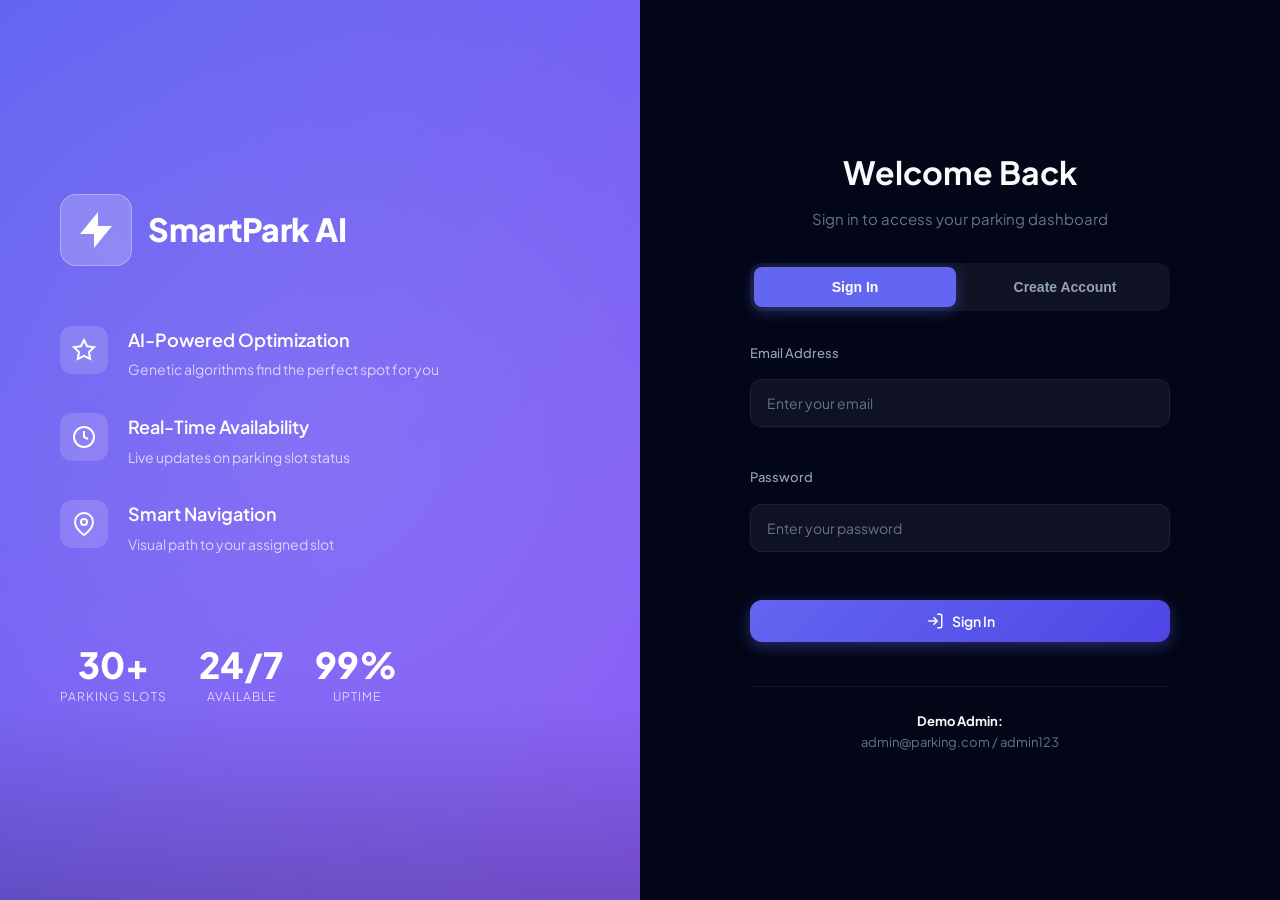
<file: frontend/index.html>
<!DOCTYPE html>
<html lang="en">
<head>
    <meta charset="UTF-8">
    <meta name="viewport" content="width=device-width, initial-scale=1.0">
    <title>Smart Parking - Login</title>
    <link rel="stylesheet" href="css/style.css">
    <link rel="preconnect" href="https://fonts.googleapis.com">
    <link rel="preconnect" href="https://fonts.gstatic.com" crossorigin>
    <link href="https://fonts.googleapis.com/css2?family=Inter:wght@400;500;600;700;800&family=Plus+Jakarta+Sans:wght@400;500;600;700;800&display=swap" rel="stylesheet">
</head>
<body>
    <div class="login-container">
        <div class="login-left">
            <div class="login-brand">
                <div class="login-logo">
                    <svg viewBox="0 0 24 24" width="48" height="48" fill="white"><path d="M13 3L4 14h7v7l9-11h-7V3z"/></svg>
                </div>
                <h1>SmartPark AI</h1>
            </div>
            
            <div class="login-features">
                <div class="feature-item">
                    <div class="feature-icon">
                        <svg width="24" height="24" viewBox="0 0 24 24" fill="none" stroke="currentColor" stroke-width="2"><path d="M12 2L15.09 8.26L22 9.27L17 14.14L18.18 21.02L12 17.77L5.82 21.02L7 14.14L2 9.27L8.91 8.26L12 2Z"/></svg>
                    </div>
                    <div class="feature-text">
                        <h3>AI-Powered Optimization</h3>
                        <p>Genetic algorithms find the perfect spot for you</p>
                    </div>
                </div>
                <div class="feature-item">
                    <div class="feature-icon">
                        <svg width="24" height="24" viewBox="0 0 24 24" fill="none" stroke="currentColor" stroke-width="2"><circle cx="12" cy="12" r="10"/><path d="M12 6v6l4 2"/></svg>
                    </div>
                    <div class="feature-text">
                        <h3>Real-Time Availability</h3>
                        <p>Live updates on parking slot status</p>
                    </div>
                </div>
                <div class="feature-item">
                    <div class="feature-icon">
                        <svg width="24" height="24" viewBox="0 0 24 24" fill="none" stroke="currentColor" stroke-width="2"><path d="M21 10c0 7-9 13-9 13s-9-6-9-13a9 9 0 0118 0z"/><circle cx="12" cy="10" r="3"/></svg>
                    </div>
                    <div class="feature-text">
                        <h3>Smart Navigation</h3>
                        <p>Visual path to your assigned slot</p>
                    </div>
                </div>
            </div>
            
            <div class="login-stats">
                <div class="stat-box">
                    <div class="stat-number">30+</div>
                    <div class="stat-label">Parking Slots</div>
                </div>
                <div class="stat-box">
                    <div class="stat-number">24/7</div>
                    <div class="stat-label">Available</div>
                </div>
                <div class="stat-box">
                    <div class="stat-number">99%</div>
                    <div class="stat-label">Uptime</div>
                </div>
            </div>
        </div>
        
        <div class="login-right">
            <div class="login-card">
                <div class="login-header">
                    <h2>Welcome Back</h2>
                    <p>Sign in to access your parking dashboard</p>
                </div>
                
                <div class="auth-tabs">
                    <button class="tab-btn active" onclick="showTab('login')">Sign In</button>
                    <button class="tab-btn" onclick="showTab('register')">Create Account</button>
                </div>
                
                <form id="loginForm" class="auth-form">
                    <div class="form-group">
                        <label for="loginEmail">Email Address</label>
                        <input type="email" id="loginEmail" name="email" placeholder="Enter your email" required>
                    </div>
                    
                    <div class="form-group">
                        <label for="loginPassword">Password</label>
                        <input type="password" id="loginPassword" name="password" placeholder="Enter your password" required>
                    </div>
                    
                    <button type="submit" class="btn btn-primary" style="width: 100%; margin-top: 8px;">
                        <svg width="18" height="18" viewBox="0 0 24 24" fill="none" stroke="currentColor" stroke-width="2"><path d="M15 3h4a2 2 0 012 2v14a2 2 0 01-2 2h-4M10 17l5-5-5-5M15 12H3"/></svg>
                        Sign In
                    </button>
                    
                    <div class="form-footer">
                        <p style="margin-top: 24px; padding-top: 24px; border-top: 1px solid var(--border);">
                            <strong style="color: var(--text-primary);">Demo Admin:</strong><br>
                            <span style="color: var(--text-muted); font-size: 13px;">admin@parking.com / admin123</span>
                        </p>
                    </div>
                </form>
                
                <form id="registerForm" class="auth-form" style="display: none;">
                    <div class="form-group">
                        <label for="registerName">Full Name</label>
                        <input type="text" id="registerName" name="name" placeholder="Mohammed Sannan" required>
                    </div>
                    
                    <div class="form-group">
                        <label for="registerEmail">Email Address</label>
                        <input type="email" id="registerEmail" name="email" placeholder="sannan@example.com" required>
                    </div>
                    
                    <div class="form-group">
                        <label for="registerPassword">Password</label>
                        <input type="password" id="registerPassword" name="password" placeholder="Min 6 characters" required minlength="6">
                    </div>
                    
                    <div class="form-group">
                        <label for="registerConfirmPassword">Confirm Password</label>
                        <input type="password" id="registerConfirmPassword" name="confirm_password" placeholder="Confirm your password" required>
                    </div>
                    
                    <button type="submit" class="btn btn-primary" style="width: 100%; margin-top: 8px;">
                        <svg width="18" height="18" viewBox="0 0 24 24" fill="none" stroke="currentColor" stroke-width="2"><path d="M16 21v-2a4 4 0 00-4-4H6a4 4 0 00-4 4v2"/><circle cx="9" cy="7" r="4"/><path d="M19 8l2 2m0 0l2-2m-2 2l-2-2m2 2l2 2"/></svg>
                        Create Account
                    </button>
                </form>
                
                <div id="message" class="message" style="position: static; margin-top: 16px;"></div>
            </div>
        </div>
    </div>
    
    <script src="js/auth.js"></script>
</body>
</html>
</file>
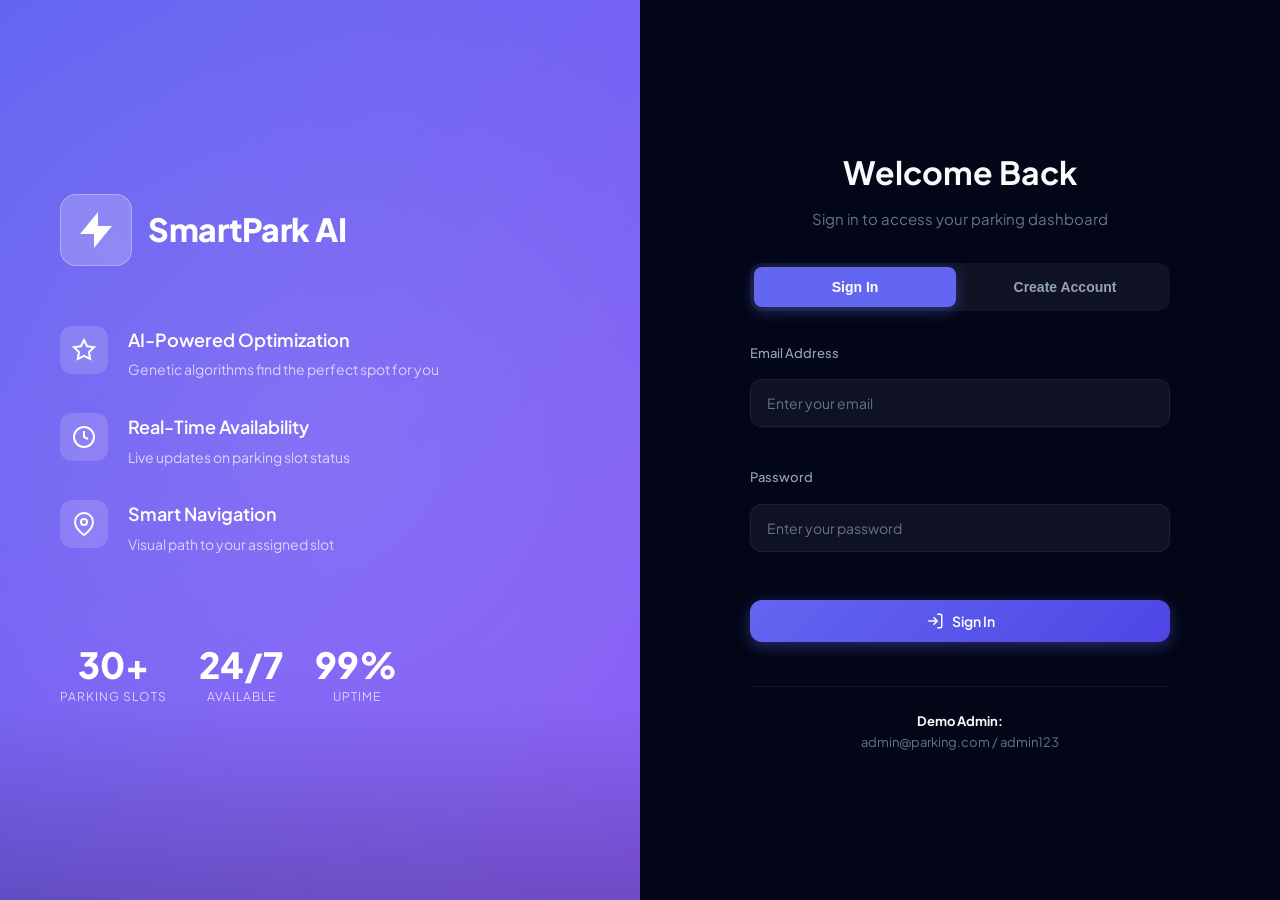
<file: frontend/admin.html>
<!DOCTYPE html>
<html lang="en">
<head>
    <meta charset="UTF-8">
    <meta name="viewport" content="width=device-width, initial-scale=1.0">
    <title>Smart Parking - Admin Dashboard</title>
    <link rel="stylesheet" href="css/style.css">
    <link rel="preconnect" href="https://fonts.googleapis.com">
    <link rel="preconnect" href="https://fonts.gstatic.com" crossorigin>
    <link href="https://fonts.googleapis.com/css2?family=Inter:wght@400;500;600;700;800&family=Plus+Jakarta+Sans:wght@400;500;600;700;800&display=swap" rel="stylesheet">
</head>
<body>
    <nav class="navbar">
        <div class="nav-brand">
            <div class="nav-brand-logo">
                <svg viewBox="0 0 24 24"><path d="M13 3L4 14h7v7l9-11h-7V3z"/></svg>
            </div>
            <h2>SmartPark AI</h2>
            <span style="
                padding: 4px 12px;
                background: linear-gradient(135deg, rgba(239, 68, 68, 0.2) 0%, rgba(239, 68, 68, 0.1) 100%);
                border: 1px solid rgba(239, 68, 68, 0.3);
                border-radius: 50px;
                font-size: 11px;
                font-weight: 600;
                color: #ef4444;
                text-transform: uppercase;
                letter-spacing: 1px;
                margin-left: 12px;
            ">Admin</span>
        </div>
        <div class="nav-user">
            <div class="nav-user-info">
                <div class="nav-user-avatar" id="adminAvatar" style="background: linear-gradient(135deg, #ef4444 0%, #dc2626 100%);">A</div>
                <span class="nav-user-name" id="adminName">Admin</span>
            </div>
            <button onclick="logout()" class="btn btn-secondary btn-small">Logout</button>
        </div>
    </nav>
    
    <main class="main-container">
        <div class="dashboard">
            <section class="hero-section">
                <div class="hero-badge">
                    <svg width="16" height="16" viewBox="0 0 24 24" fill="currentColor"><path d="M12 15V3m0 12l-4-4m4 4l4-4M2 17l.621 2.485A2 2 0 004.561 21h14.878a2 2 0 001.94-1.515L22 17"/></svg>
                    Administrator Control Panel
                </div>
                <h1 class="hero-title">Parking Management System</h1>
                <p class="hero-subtitle">Monitor, manage, and optimize your parking infrastructure with real-time insights</p>
            </section>
            
            <section class="stats-grid">
                <div class="stat-card total">
                    <div class="stat-card-icon">
                        <svg width="24" height="24" viewBox="0 0 24 24" fill="none" stroke="currentColor" stroke-width="2"><path d="M21 16V8a2 2 0 00-1-1.73l-7-4a2 2 0 00-2 0l-7 4A2 2 0 003 8v8a2 2 0 001 1.73l7 4a2 2 0 002 0l7-4A2 2 0 0021 16z"/></svg>
                    </div>
                    <h3>Total Slots</h3>
                    <div class="value" id="totalSlots">-</div>
                </div>
                <div class="stat-card available">
                    <div class="stat-card-icon">
                        <svg width="24" height="24" viewBox="0 0 24 24" fill="none" stroke="currentColor" stroke-width="2"><circle cx="12" cy="12" r="10"/><path d="M9 12l2 2 4-4"/></svg>
                    </div>
                    <h3>Available</h3>
                    <div class="value" id="availableSlots">-</div>
                </div>
                <div class="stat-card occupied">
                    <div class="stat-card-icon">
                        <svg width="24" height="24" viewBox="0 0 24 24" fill="none" stroke="currentColor" stroke-width="2"><rect x="3" y="3" width="18" height="18" rx="2"/><path d="M9 9h6v6H9z"/></svg>
                    </div>
                    <h3>Occupied</h3>
                    <div class="value" id="occupiedSlots">-</div>
                </div>
                <div class="stat-card reserved">
                    <div class="stat-card-icon">
                        <svg width="24" height="24" viewBox="0 0 24 24" fill="none" stroke="currentColor" stroke-width="2"><path d="M16 21v-2a4 4 0 00-4-4H6a4 4 0 00-4 4v2"/><circle cx="9" cy="7" r="4"/><path d="M22 21v-2a4 4 0 00-3-3.87M16 3.13a4 4 0 010 7.75"/></svg>
                    </div>
                    <h3>Total Users</h3>
                    <div class="value" id="totalUsers">-</div>
                </div>
            </section>
            
            <div class="admin-tabs" style="display: flex; gap: 8px; margin-bottom: 24px; flex-wrap: wrap;">
                <button class="tab-btn active" onclick="showAdminTab('slots')" style="
                    flex: 1;
                    min-width: 150px;
                    padding: 14px 24px;
                    border: none;
                    background: var(--bg-glass);
                    color: var(--text-secondary);
                    cursor: pointer;
                    border-radius: var(--radius-md);
                    transition: all var(--transition-normal);
                    font-size: 14px;
                    font-weight: 600;
                    display: flex;
                    align-items: center;
                    justify-content: center;
                    gap: 8px;
                ">
                    <svg width="18" height="18" viewBox="0 0 24 24" fill="none" stroke="currentColor" stroke-width="2"><rect x="3" y="3" width="18" height="18" rx="2"/><path d="M3 9h18M9 21V9"/></svg>
                    Manage Slots
                </button>
                <button class="tab-btn" onclick="showAdminTab('reservations')" style="
                    flex: 1;
                    min-width: 150px;
                    padding: 14px 24px;
                    border: none;
                    background: var(--bg-glass);
                    color: var(--text-secondary);
                    cursor: pointer;
                    border-radius: var(--radius-md);
                    transition: all var(--transition-normal);
                    font-size: 14px;
                    font-weight: 600;
                    display: flex;
                    align-items: center;
                    justify-content: center;
                    gap: 8px;
                ">
                    <svg width="18" height="18" viewBox="0 0 24 24" fill="none" stroke="currentColor" stroke-width="2"><rect x="3" y="4" width="18" height="18" rx="2"/><path d="M16 2v4M8 2v4M3 10h18"/></svg>
                    Reservations
                </button>
                <button class="tab-btn" onclick="showAdminTab('users')" style="
                    flex: 1;
                    min-width: 150px;
                    padding: 14px 24px;
                    border: none;
                    background: var(--bg-glass);
                    color: var(--text-secondary);
                    cursor: pointer;
                    border-radius: var(--radius-md);
                    transition: all var(--transition-normal);
                    font-size: 14px;
                    font-weight: 600;
                    display: flex;
                    align-items: center;
                    justify-content: center;
                    gap: 8px;
                ">
                    <svg width="18" height="18" viewBox="0 0 24 24" fill="none" stroke="currentColor" stroke-width="2"><path d="M17 21v-2a4 4 0 00-4-4H5a4 4 0 00-4 4v2"/><circle cx="9" cy="7" r="4"/><path d="M23 21v-2a4 4 0 00-3-3.87M16 3.13a4 4 0 010 7.75"/></svg>
                    Users
                </button>
            </div>
            
            <div id="slotsTab" class="parking-section">
                <div class="section-header">
                    <h2 class="section-title">
                        <div class="section-title-icon">
                            <svg width="20" height="20" viewBox="0 0 24 24" fill="none" stroke="white" stroke-width="2"><rect x="3" y="3" width="18" height="18" rx="2"/><path d="M3 9h18M9 21V9"/></svg>
                        </div>
                        Parking Slots Management
                    </h2>
                    <div class="section-actions">
                        <button class="gate-badge gate-entry" id="entryBtn" onclick="setNavigationMode('entry')" style="cursor: pointer;">
                            <svg width="14" height="14" viewBox="0 0 24 24" fill="currentColor"><path d="M8 5v14l11-7z"/></svg>
                            ENTRY
                        </button>
                        <button class="gate-badge gate-exit" id="exitBtn" onclick="setNavigationMode('exit')" style="cursor: pointer;">
                            <svg width="14" height="14" viewBox="0 0 24 24" fill="currentColor"><rect x="6" y="6" width="12" height="12"/></svg>
                            EXIT
                        </button>
                    </div>
                </div>
                
                <div id="navModeIndicator" style="display: none; margin-bottom: 16px; background: rgba(16, 185, 129, 0.9); color: white; padding: 10px 16px; border-radius: 8px; font-size: 13px; font-weight: 600; text-align: center;">
                    <span id="navModeText"></span>
                </div>
                
                <div class="parking-map-container">
                    <div class="real-parking-layout">
                        <div class="corner-road corner-left"></div>
                        <div class="corner-road corner-right"></div>
                        
                        <div class="gate-entry">
                            <div class="gate-box">
                                <div class="gate-pole left"></div>
                                <div class="gate-sign">
                                    <svg width="20" height="20" viewBox="0 0 24 24" fill="currentColor"><path d="M8 5v14l11-7z"/></svg>
                                    <span>ENTRY</span>
                                </div>
                                <div class="gate-pole right"></div>
                                <div class="gate-barrier">
                                    <div class="barrier-stripes"></div>
                                </div>
                                <div class="gate-light green"></div>
                            </div>
                        </div>

                        <div class="parking-main-area" style="position: relative;">
                            <svg class="parking-path-svg" id="pathOverlay" viewBox="0 0 1000 650" preserveAspectRatio="xMidYMid meet" style="position: absolute; top: 0; left: 0; width: 100%; height: 100%; pointer-events: none; z-index: 50;"></svg>
                            
                            <div class="corner-road corner-top"></div>
                            
                            <div class="parking-row-zone" id="zoneA">
                                <div class="zone-label">
                                    <span class="zone-letter">A</span>
                                    <span class="zone-name">ZONE A</span>
                                </div>
                                <div class="slots-row">
                                    <div class="slots-container" id="rowASlots"></div>
                                </div>
                            </div>

                            <div class="main-road">
                                <div class="road-surface">
                                    <div class="road-center-line"></div>
                                    <div class="road-arrows">
                                        <span>→</span><span>→</span><span>→</span>
                                    </div>
                                </div>
                                <div class="road-intersection">INTERSECTION</div>
                            </div>

                            <div class="parking-row-zone" id="zoneB">
                                <div class="zone-label">
                                    <span class="zone-letter">B</span>
                                    <span class="zone-name">ZONE B</span>
                                </div>
                                <div class="slots-row">
                                    <div class="slots-container" id="rowBSlots"></div>
                                </div>
                            </div>

                            <div class="main-road">
                                <div class="road-surface">
                                    <div class="road-center-line"></div>
                                    <div class="road-arrows">
                                        <span>→</span><span>→</span><span>→</span>
                                    </div>
                                </div>
                                <div class="road-intersection">INTERSECTION</div>
                            </div>

                            <div class="parking-row-zone" id="zoneC">
                                <div class="zone-label">
                                    <span class="zone-letter">C</span>
                                    <span class="zone-name">ZONE C</span>
                                </div>
                                <div class="slots-row">
                                    <div class="slots-container" id="rowCSlots"></div>
                                </div>
                            </div>
                            
                            <div class="corner-road corner-bottom"></div>
                        </div>

                        <div class="gate-exit">
                            <div class="gate-box exit">
                                <div class="gate-pole left"></div>
                                <div class="gate-sign exit">
                                    <svg width="20" height="20" viewBox="0 0 24 24" fill="currentColor"><rect x="6" y="6" width="12" height="12"/></svg>
                                    <span>EXIT</span>
                                </div>
                                <div class="gate-pole right"></div>
                                <div class="gate-barrier exit">
                                    <div class="barrier-stripes exit"></div>
                                </div>
                                <div class="gate-light red"></div>
                            </div>
                        </div>
                    </div>
                </div>
                
                <div class="legend-container">
                    <div class="legend-item">
                        <div class="legend-color available"></div>
                        <span>Available</span>
                    </div>
                    <div class="legend-item">
                        <div class="legend-color occupied"></div>
                        <span>Occupied</span>
                    </div>
                    <div class="legend-item">
                        <div class="legend-color reserved"></div>
                        <span>Reserved</span>
                    </div>
                    <div class="legend-item">
                        <div class="legend-color maintenance"></div>
                        <span>Maintenance</span>
                    </div>
                </div>
            </div>
            
            <div id="reservationsTab" class="reservations-section" style="display: none;">
                <div class="section-header">
                    <h2 class="section-title">
                        <div class="section-title-icon">
                            <svg width="20" height="20" viewBox="0 0 24 24" fill="none" stroke="white" stroke-width="2"><rect x="3" y="4" width="18" height="18" rx="2"/><path d="M16 2v4M8 2v4M3 10h18"/></svg>
                        </div>
                        All Reservations
                    </h2>
                </div>
                <div id="allReservations" class="reservations-list"></div>
            </div>
            
            <div id="usersTab" class="reservations-section" style="display: none;">
                <div class="section-header">
                    <h2 class="section-title">
                        <div class="section-title-icon">
                            <svg width="20" height="20" viewBox="0 0 24 24" fill="none" stroke="white" stroke-width="2"><path d="M17 21v-2a4 4 0 00-4-4H5a4 4 0 00-4 4v2"/><circle cx="9" cy="7" r="4"/><path d="M23 21v-2a4 4 0 00-3-3.87M16 3.13a4 4 0 010 7.75"/></svg>
                        </div>
                        Registered Users
                    </h2>
                </div>
                <div id="usersList" class="reservations-list"></div>
            </div>
            
            <div id="activityTab" class="reservations-section" style="display: none;">
                <div class="section-header">
                    <h2 class="section-title">
                        <div class="section-title-icon">
                            <svg width="20" height="20" viewBox="0 0 24 24" fill="none" stroke="white" stroke-width="2"><path d="M14 2H6a2 2 0 00-2 2v16a2 2 0 002 2h12a2 2 0 002-2V8z"/><path d="M14 2v6h6M16 13H8M16 17H8M10 9H8"/></svg>
                        </div>
                        Activity Logs
                    </h2>
                </div>
                <div id="activityLogs" class="reservations-list"></div>
            </div>
        </div>
    </main>
    
    <div id="slotEditModal" class="modal">
        <div class="modal-content">
            <div class="modal-header">
                <h2 class="modal-title">
                    <div class="modal-title-icon">
                        <svg width="18" height="18" viewBox="0 0 24 24" fill="none" stroke="white" stroke-width="2"><path d="M11 4H4a2 2 0 00-2 2v14a2 2 0 002 2h14a2 2 0 002-2v-7"/><path d="M18.5 2.5a2.121 2.121 0 013 3L12 15l-4 1 1-4 9.5-9.5z"/></svg>
                    </div>
                    Edit Slot Status
                </h2>
                <button class="close" onclick="closeModal('slotEditModal')">&times;</button>
            </div>
            
            <form id="slotEditForm">
                <input type="hidden" id="editSlotId">
                
                <div style="
                    background: var(--bg-glass);
                    border: 1px solid var(--border);
                    border-radius: var(--radius-md);
                    padding: 20px;
                    margin-bottom: 20px;
                    text-align: center;
                ">
                    <p style="color: var(--text-muted); font-size: 12px; text-transform: uppercase; letter-spacing: 1px; margin-bottom: 4px;">Slot Code</p>
                    <p style="font-size: 32px; font-weight: 700; color: var(--primary-light);" id="editSlotCode">-</p>
                </div>
                
                <div class="form-group">
                    <label for="editSlotStatus">New Status</label>
                    <select id="editSlotStatus" name="status" required>
                        <option value="available">Available</option>
                        <option value="occupied">Occupied</option>
                        <option value="reserved">Reserved</option>
                        <option value="maintenance">Maintenance</option>
                    </select>
                </div>
                
                <button type="submit" class="btn btn-primary" style="width: 100%;">
                    <svg width="18" height="18" viewBox="0 0 24 24" fill="none" stroke="currentColor" stroke-width="2"><path d="M22 11.08V12a10 10 0 11-5.93-9.14"/><path d="M22 4L12 14.01l-3-3"/></svg>
                    Update Status
                </button>
            </form>
        </div>
    </div>
    
    <div id="message" class="message"></div>
    
    <script src="js/admin.js"></script>
</body>
</html>
</file>
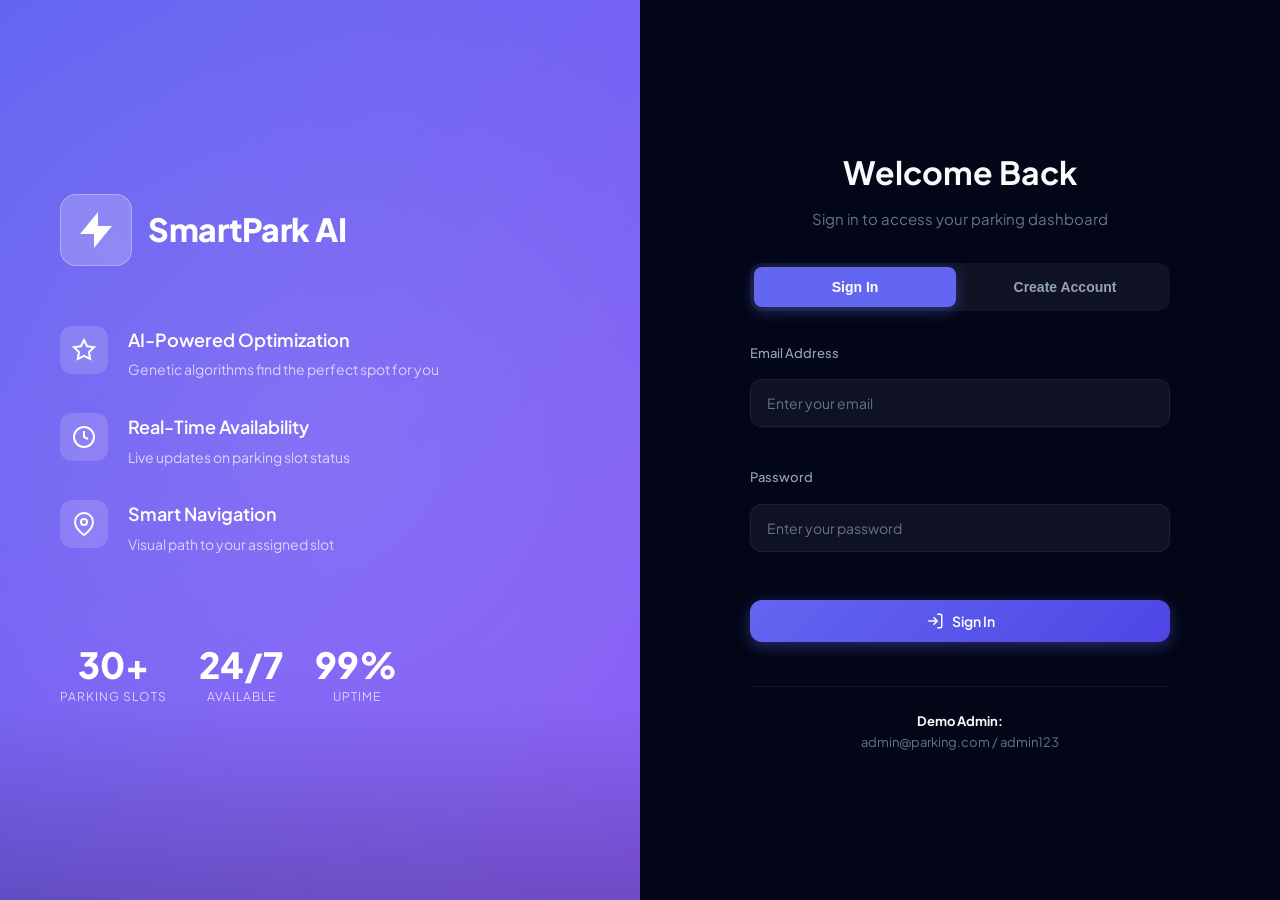
<file: frontend/dashboard.html>
<!DOCTYPE html>
<html lang="en">
<head>
    <meta charset="UTF-8">
    <meta name="viewport" content="width=device-width, initial-scale=1.0">
    <title>Smart Parking - Dashboard</title>
    <link rel="stylesheet" href="css/style.css">
    <link rel="preconnect" href="https://fonts.googleapis.com">
    <link rel="preconnect" href="https://fonts.gstatic.com" crossorigin>
    <link href="https://fonts.googleapis.com/css2?family=Inter:wght@400;500;600;700;800&family=Plus+Jakarta+Sans:wght@400;500;600;700;800&display=swap" rel="stylesheet">
</head>
<body>
    <nav class="navbar">
        <div class="nav-brand">
            <div class="nav-brand-logo">
                <svg viewBox="0 0 24 24"><path d="M13 3L4 14h7v7l9-11h-7V3z"/></svg>
            </div>
            <h2>SmartPark AI</h2>
        </div>
        <div class="nav-user">
            <div class="nav-user-info">
                <div class="nav-user-avatar" id="userAvatar">U</div>
                <span class="nav-user-name" id="userName">User</span>
            </div>
            <button onclick="logout()" class="btn btn-secondary btn-small">Logout</button>
        </div>
    </nav>
    
    <main class="main-container">
        <div class="dashboard">
            <section class="hero-section">
                <div class="hero-badge">
                    <svg width="16" height="16" viewBox="0 0 24 24" fill="currentColor"><path d="M12 2L15.09 8.26L22 9.27L17 14.14L18.18 21.02L12 17.77L5.82 21.02L7 14.14L2 9.27L8.91 8.26L12 2Z"/></svg>
                    AI-Powered Parking System
                </div>
                <h1 class="hero-title">Find Your Perfect Parking Spot</h1>
                <p class="hero-subtitle">Intelligent slot allocation using advanced genetic algorithms</p>
            </section>
            
            <section class="stats-grid">
                <div class="stat-card available">
                    <div class="stat-card-icon">
                        <svg width="24" height="24" viewBox="0 0 24 24" fill="none" stroke="currentColor" stroke-width="2"><circle cx="12" cy="12" r="10"/><path d="M9 12l2 2 4-4"/></svg>
                    </div>
                    <h3>Available</h3>
                    <div class="value" id="availableCount">0</div>
                </div>
                <div class="stat-card occupied">
                    <div class="stat-card-icon">
                        <svg width="24" height="24" viewBox="0 0 24 24" fill="none" stroke="currentColor" stroke-width="2"><rect x="3" y="3" width="18" height="18" rx="2"/><path d="M9 9h6v6H9z"/></svg>
                    </div>
                    <h3>Occupied</h3>
                    <div class="value" id="occupiedCount">0</div>
                </div>
                <div class="stat-card reserved">
                    <div class="stat-card-icon">
                        <svg width="24" height="24" viewBox="0 0 24 24" fill="none" stroke="currentColor" stroke-width="2"><rect x="3" y="4" width="18" height="18" rx="2"/><path d="M16 2v4M8 2v4M3 10h18"/></svg>
                    </div>
                    <h3>Reserved</h3>
                    <div class="value" id="reservedCount">0</div>
                </div>
                <div class="stat-card total">
                    <div class="stat-card-icon">
                        <svg width="24" height="24" viewBox="0 0 24 24" fill="none" stroke="currentColor" stroke-width="2"><path d="M21 16V8a2 2 0 00-1-1.73l-7-4a2 2 0 00-2 0l-7 4A2 2 0 003 8v8a2 2 0 001 1.73l7 4a2 2 0 002 0l7-4A2 2 0 0021 16z"/></svg>
                    </div>
                    <h3>Total</h3>
                    <div class="value" id="totalCount">30</div>
                </div>
            </section>
            
            <section class="parking-section">
                <div class="section-header">
                    <h2 class="section-title">
                        <div class="section-title-icon">
                            <svg width="20" height="20" viewBox="0 0 24 24" fill="none" stroke="white" stroke-width="2"><rect x="3" y="3" width="18" height="18" rx="2"/><path d="M3 9h18M9 21V9"/></svg>
                        </div>
                        Live Parking Map
                    </h2>
                    <div class="section-actions">
                        <button onclick="useAISlot()" class="btn btn-ai">
                            <svg width="18" height="18" viewBox="0 0 24 24" fill="none" stroke="currentColor" stroke-width="2"><path d="M12 2L2 7l10 5 10-5-10-5zM2 17l10 5 10-5M2 12l10 5 10-5"/></svg>
                            AI Optimize
                        </button>
                    </div>
                </div>

                <!-- Navigation Controls -->
                <div class="navigation-controls">
                    <div class="nav-label">
                        <svg width="16" height="16" viewBox="0 0 24 24" fill="none" stroke="currentColor" stroke-width="2"><path d="M9 20l-5.447-2.724A1 1 0 013 16.382V5.618a1 1 0 011.447-.894L9 7m0 13l6-3m-6 3V7m6 10l5.447 2.724A1 1 0 0021 18.382V7.618a1 1 0 00-.553-.894L15 4m0 13V4m0 0L9 7"/></svg>
                        Navigation Mode:
                    </div>
                    <button class="nav-btn entry" id="btnEntry" onclick="setNavigationMode('entry')">
                        <svg width="16" height="16" viewBox="0 0 24 24" fill="currentColor"><path d="M8 5v14l11-7z"/></svg>
                        From Entry
                    </button>
                    <button class="nav-btn exit" id="btnExit" onclick="setNavigationMode('exit')">
                        <svg width="16" height="16" viewBox="0 0 24 24" fill="currentColor"><rect x="6" y="6" width="12" height="12"/></svg>
                        From Exit
                    </button>
                    <button class="nav-btn clear" id="btnClearPath" onclick="clearPath()">
                        <svg width="16" height="16" viewBox="0 0 24 24" fill="none" stroke="currentColor" stroke-width="2"><path d="M18 6L6 18M6 6l12 12"/></svg>
                        Clear Path
                    </button>
                </div>

                <div class="parking-map-container">
                    <!-- Parking Lot Layout -->
                    <div class="real-parking-layout">
                        
                        <!-- Corner Roads (Vertical Left/Right) -->
                        <div class="corner-road corner-left"></div>
                        <div class="corner-road corner-right"></div>
                        
                        <!-- Entry Gate -->
                        <div class="gate-entry">
                            <div class="gate-box">
                                <div class="gate-pole left"></div>
                                <div class="gate-sign">
                                    <svg width="20" height="20" viewBox="0 0 24 24" fill="currentColor"><path d="M8 5v14l11-7z"/></svg>
                                    <span>ENTRY</span>
                                </div>
                                <div class="gate-pole right"></div>
                                <div class="gate-barrier">
                                    <div class="barrier-stripes"></div>
                                </div>
                                <div class="gate-light green"></div>
                            </div>
                        </div>

                        <!-- Main Parking Area -->
                        <div class="parking-main-area" style="position: relative;">
                            <!-- Path SVG Overlay -->
                            <svg class="parking-path-svg" id="parkingPathSvg" viewBox="0 0 1000 650" preserveAspectRatio="xMidYMid meet" style="position: absolute; top: 0; left: 0; width: 100%; height: 100%; pointer-events: none; z-index: 50;">
                                <defs>
                                    <linearGradient id="pathGradient" x1="0%" y1="0%" x2="100%" y2="0%">
                                        <stop offset="0%" style="stop-color:#10b981"/>
                                        <stop offset="50%" style="stop-color:#3b82f6"/>
                                        <stop offset="100%" style="stop-color:#8b5cf6"/>
                                    </linearGradient>
                                    <filter id="pathGlow" x="-50%" y="-50%" width="200%" height="200%">
                                        <feGaussianBlur stdDeviation="4" result="blur"/>
                                        <feMerge><feMergeNode in="blur"/><feMergeNode in="SourceGraphic"/></feMerge>
                                    </filter>
                                </defs>
                                <g id="pathGroup"></g>
                            </svg>
                            
                            <!-- Top Corner Road -->
                            <div class="corner-road corner-top"></div>
                            
                            <!-- Zone A Row -->
                            <div class="parking-row-zone" id="zoneA">
                                <div class="zone-label">
                                    <span class="zone-letter">A</span>
                                    <span class="zone-name">ZONE A</span>
                                </div>
                                <div class="slots-row">
                                    <div class="slots-container" id="rowASlots"></div>
                                </div>
                            </div>

                            <!-- Main Road A-B -->
                            <div class="main-road">
                                <div class="road-surface">
                                    <div class="road-center-line"></div>
                                    <div class="road-arrows">
                                        <span>→</span><span>→</span><span>→</span>
                                    </div>
                                </div>
                                <div class="road-intersection">INTERSECTION</div>
                            </div>

                            <!-- Zone B Row -->
                            <div class="parking-row-zone" id="zoneB">
                                <div class="zone-label">
                                    <span class="zone-letter">B</span>
                                    <span class="zone-name">ZONE B</span>
                                </div>
                                <div class="slots-row">
                                    <div class="slots-container" id="rowBSlots"></div>
                                </div>
                            </div>

                            <!-- Main Road B-C -->
                            <div class="main-road">
                                <div class="road-surface">
                                    <div class="road-center-line"></div>
                                    <div class="road-arrows">
                                        <span>→</span><span>→</span><span>→</span>
                                    </div>
                                </div>
                                <div class="road-intersection">INTERSECTION</div>
                            </div>

                            <!-- Zone C Row -->
                            <div class="parking-row-zone" id="zoneC">
                                <div class="zone-label">
                                    <span class="zone-letter">C</span>
                                    <span class="zone-name">ZONE C</span>
                                </div>
                                <div class="slots-row">
                                    <div class="slots-container" id="rowCSlots"></div>
                                </div>
                            </div>
                            
                            <!-- Bottom Corner Road -->
                            <div class="corner-road corner-bottom"></div>
                        </div>

                        <!-- Exit Gate -->
                        <div class="gate-exit">
                            <div class="gate-box exit">
                                <div class="gate-pole left"></div>
                                <div class="gate-sign exit">
                                    <svg width="20" height="20" viewBox="0 0 24 24" fill="currentColor"><rect x="6" y="6" width="12" height="12"/></svg>
                                    <span>EXIT</span>
                                </div>
                                <div class="gate-pole right"></div>
                                <div class="gate-barrier exit">
                                    <div class="barrier-stripes exit"></div>
                                </div>
                                <div class="gate-light red"></div>
                            </div>
                        </div>
                    </div>

                    <!-- Slot Info Panel -->
                    <div class="slot-info-panel" id="slotInfoPanel">
                        <div class="slot-info-header">
                            <span class="slot-info-title">Slot Details</span>
                            <button class="slot-info-close" onclick="hideSlotInfo()">×</button>
                        </div>
                        <div class="slot-info-content" id="slotInfoContent">
                            <!-- Content populated by JS -->
                        </div>
                        <div class="slot-info-actions" id="slotInfoActions">
                            <!-- Buttons populated by JS -->
                        </div>
                    </div>
                </div>
                
                <div class="legend-container">
                    <div class="legend-item">
                        <div class="legend-color available"></div>
                        <span>Available</span>
                    </div>
                    <div class="legend-item">
                        <div class="legend-color occupied"></div>
                        <span>Occupied</span>
                    </div>
                    <div class="legend-item">
                        <div class="legend-color assigned"></div>
                        <span>AI Assigned</span>
                    </div>
                    <div class="legend-item">
                        <div class="legend-color reserved"></div>
                        <span>Reserved</span>
                    </div>
                    <div class="legend-divider"></div>
                    <div class="legend-item">
                        <div class="legend-road"></div>
                        <span>Main Road</span>
                    </div>
                </div>
            </section>
            
            <section class="reservations-section">
                <div class="section-header">
                    <h2 class="section-title">
                        <div class="section-title-icon">
                            <svg width="20" height="20" viewBox="0 0 24 24" fill="none" stroke="white" stroke-width="2"><rect x="3" y="4" width="18" height="18" rx="2"/><path d="M16 2v4M8 2v4M3 10h18"/></svg>
                        </div>
                        My Reservations
                    </h2>
                </div>
                <div id="reservationsList" class="reservations-list"></div>
            </section>
        </div>
    </main>
    
    <!-- Reservation Modal -->
    <div id="reserveModal" class="modal">
        <div class="modal-content">
            <div class="modal-header">
                <h2 class="modal-title">
                    <div class="modal-title-icon">
                        <svg width="18" height="18" viewBox="0 0 24 24" fill="none" stroke="white" stroke-width="2"><rect x="3" y="4" width="18" height="18" rx="2"/><path d="M16 2v4M8 2v4M3 10h18"/></svg>
                    </div>
                    Reserve Parking Slot
                </h2>
                <button class="close" onclick="closeModal('reserveModal')">&times;</button>
            </div>
            <form id="reserveForm">
                <input type="hidden" id="reserveSlotId">
                <div class="form-group">
                    <label>Selected Slot</label>
                    <div id="selectedSlotDisplay" class="selected-slot-display"></div>
                </div>
                <div class="form-group">
                    <label>Distance from Entry</label>
                    <div id="selectedSlotDistance" class="selected-slot-display" style="color: #10b981; font-weight: 700;"></div>
                </div>
                <div class="form-group">
                    <label for="reservationDate">Date</label>
                    <input type="date" id="reservationDate" name="date" required>
                </div>
                <div class="form-row">
                    <div class="form-group">
                        <label for="startTime">Start Time</label>
                        <input type="time" id="startTime" name="start_time" required value="09:00">
                    </div>
                    <div class="form-group">
                        <label for="endTime">End Time</label>
                        <input type="time" id="endTime" name="end_time" required value="17:00">
                    </div>
                </div>
                <div class="form-group">
                    <label for="vehiclePlate">Vehicle Plate (Optional)</label>
                    <input type="text" id="vehiclePlate" name="vehicle_plate" placeholder="ABC-1234">
                </div>
                <button type="submit" class="btn btn-primary" style="width: 100%; margin-top: 8px;">
                    <svg width="18" height="18" viewBox="0 0 24 24" fill="none" stroke="currentColor" stroke-width="2"><path d="M12 2L15.09 8.26L22 9.27L17 14.14L18.18 21.02L12 17.77L5.82 21.02L7 14.14L2 9.27L8.91 8.26L12 2Z"/></svg>
                    Confirm Reservation
                </button>
            </form>
        </div>
    </div>

    <!-- AI Result Modal -->
    <div id="aiResultModal" class="modal">
        <div class="modal-content">
            <div class="modal-header">
                <h2 class="modal-title">
                    <div class="modal-title-icon">
                        <svg width="18" height="18" viewBox="0 0 24 24" fill="none" stroke="white" stroke-width="2"><path d="M12 2L15.09 8.26L22 9.27L17 14.14L18.18 21.02L12 17.77L5.82 21.02L7 14.14L2 9.27L8.91 8.26L12 2Z"/></svg>
                    </div>
                    AI Recommended Slot
                </h2>
                <button class="close" onclick="closeModal('aiResultModal')">&times;</button>
            </div>
            <div id="aiResult"></div>
        </div>
    </div>
    
    <!-- Slot Detail Modal -->
    <div id="slotDetailModal" class="modal">
        <div class="modal-content" style="max-width: 400px;">
            <div class="modal-header">
                <h2 class="modal-title">
                    <div class="modal-title-icon">
                        <svg width="18" height="18" viewBox="0 0 24 24" fill="none" stroke="white" stroke-width="2"><rect x="3" y="3" width="18" height="18" rx="2"/></svg>
                    </div>
                    Slot Details
                </h2>
                <button class="close" onclick="closeModal('slotDetailModal')">&times;</button>
            </div>
            <div id="slotDetailContent"></div>
        </div>
    </div>
    
    <div id="message" class="message"></div>
    
    <script src="js/dashboard.js"></script>
</body>
</html>
</file>
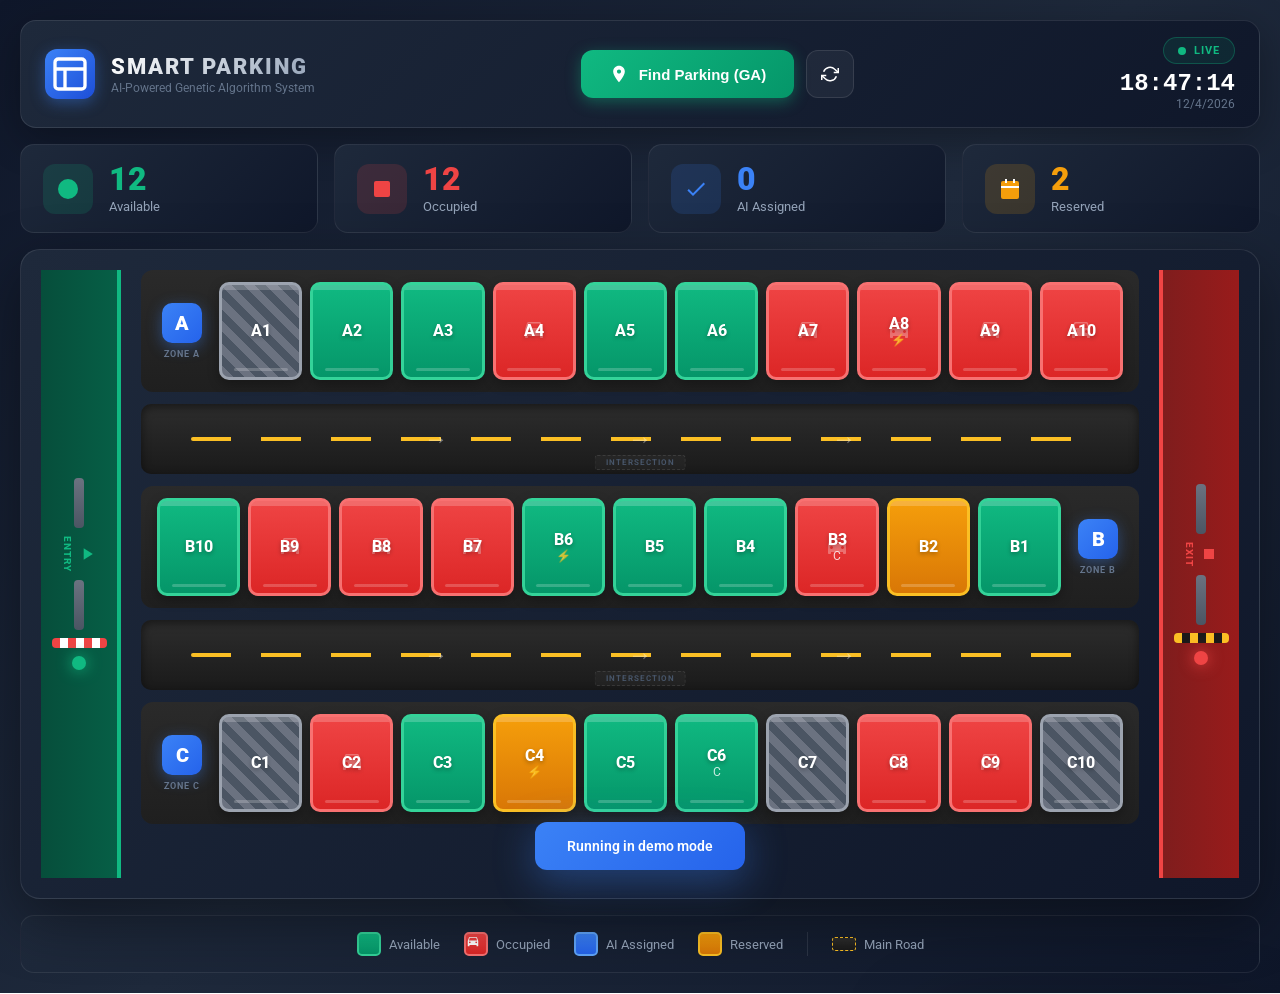
<file: frontend/parking-map.html>
<!DOCTYPE html>
<html lang="en">
<head>
    <meta charset="UTF-8">
    <meta name="viewport" content="width=device-width, initial-scale=1.0">
    <title>Smart Parking - Live Map</title>
    <link rel="stylesheet" href="css/parking-map.css">
    <link href="https://fonts.googleapis.com/css2?family=Roboto:wght@400;500;700;900&display=swap" rel="stylesheet">
</head>
<body>
    <div class="parking-wrapper">
        <!-- Header -->
        <header class="parking-header">
            <div class="header-brand">
                <div class="brand-icon">
                    <svg width="40" height="40" viewBox="0 0 24 24" fill="none" stroke="currentColor" stroke-width="2">
                        <rect x="3" y="3" width="18" height="18" rx="2"/>
                        <path d="M3 9h18M9 21V9"/>
                    </svg>
                </div>
                <div class="brand-text">
                    <h1>SMART PARKING</h1>
                    <p>AI-Powered Genetic Algorithm System</p>
                </div>
            </div>
            
            <div class="header-controls">
                <button class="btn-find-parking" id="btnFindParking">
                    <svg width="20" height="20" viewBox="0 0 24 24" fill="currentColor">
                        <path d="M12 2C8.13 2 5 5.13 5 9c0 5.25 7 13 7 13s7-7.75 7-13c0-3.87-3.13-7-7-7zm0 9.5c-1.38 0-2.5-1.12-2.5-2.5s1.12-2.5 2.5-2.5 2.5 1.12 2.5 2.5-1.12 2.5-2.5 2.5z"/>
                    </svg>
                    <span>Find Parking (GA)</span>
                </button>
                <button class="btn-refresh" id="btnRefresh">
                    <svg width="18" height="18" viewBox="0 0 24 24" fill="none" stroke="currentColor" stroke-width="2">
                        <path d="M23 4v6h-6M1 20v-6h6"/>
                        <path d="M3.51 9a9 9 0 0 1 14.85-3.36L23 10M1 14l4.64 4.36A9 9 0 0 0 20.49 15"/>
                    </svg>
                </button>
            </div>
            
            <div class="header-stats">
                <div class="live-indicator">
                    <span class="pulse-dot"></span>
                    <span>LIVE</span>
                </div>
                <div class="time-clock">
                    <span id="currentTime">--:--:--</span>
                    <span id="currentDate">----/--/--</span>
                </div>
            </div>
        </header>

        <!-- Stats Bar -->
        <div class="stats-container">
            <div class="stat-card available">
                <div class="stat-icon-box">
                    <svg width="24" height="24" viewBox="0 0 24 24" fill="currentColor">
                        <circle cx="12" cy="12" r="10"/>
                    </svg>
                </div>
                <div class="stat-info">
                    <span class="stat-value" id="availableCount">0</span>
                    <span class="stat-label">Available</span>
                </div>
            </div>
            <div class="stat-card occupied">
                <div class="stat-icon-box">
                    <svg width="24" height="24" viewBox="0 0 24 24" fill="currentColor">
                        <rect x="4" y="4" width="16" height="16" rx="2"/>
                    </svg>
                </div>
                <div class="stat-info">
                    <span class="stat-value" id="occupiedCount">0</span>
                    <span class="stat-label">Occupied</span>
                </div>
            </div>
            <div class="stat-card assigned">
                <div class="stat-icon-box">
                    <svg width="24" height="24" viewBox="0 0 24 24" fill="currentColor">
                        <path d="M9 16.17L4.83 12l-1.42 1.41L9 19 21 7l-1.41-1.41z"/>
                    </svg>
                </div>
                <div class="stat-info">
                    <span class="stat-value" id="assignedCount">0</span>
                    <span class="stat-label">AI Assigned</span>
                </div>
            </div>
            <div class="stat-card reserved">
                <div class="stat-icon-box">
                    <svg width="24" height="24" viewBox="0 0 24 24" fill="currentColor">
                        <rect x="3" y="4" width="18" height="18" rx="2"/>
                        <path d="M16 2v4M8 2v4M3 10h18" stroke="white" stroke-width="2" fill="none"/>
                    </svg>
                </div>
                <div class="stat-info">
                    <span class="stat-value" id="reservedCount">0</span>
                    <span class="stat-label">Reserved</span>
                </div>
            </div>
        </div>

        <!-- Main Parking Layout -->
        <div class="parking-lot-container">
            <!-- Path SVG Overlay -->
            <svg class="path-svg" id="pathSvg" viewBox="0 0 1000 650" preserveAspectRatio="xMidYMid meet">
                <defs>
                    <linearGradient id="pathGrad" x1="0%" y1="0%" x2="100%" y2="0%">
                        <stop offset="0%" style="stop-color:#10b981"/>
                        <stop offset="50%" style="stop-color:#3b82f6"/>
                        <stop offset="100%" style="stop-color:#8b5cf6"/>
                    </linearGradient>
                    <filter id="glow" x="-50%" y="-50%" width="200%" height="200%">
                        <feGaussianBlur stdDeviation="4" result="blur"/>
                        <feMerge><feMergeNode in="blur"/><feMergeNode in="SourceGraphic"/></feMerge>
                    </filter>
                </defs>
                <g id="pathGroup"></g>
            </svg>

            <!-- Entry Gate -->
            <div class="gate-entry">
                <div class="gate-box">
                    <div class="gate-pole left"></div>
                    <div class="gate-sign">
                        <svg width="20" height="20" viewBox="0 0 24 24" fill="currentColor"><path d="M8 5v14l11-7z"/></svg>
                        <span>ENTRY</span>
                    </div>
                    <div class="gate-pole right"></div>
                    <div class="gate-barrier"><div class="barrier-stripes"></div></div>
                    <div class="gate-light green"></div>
                </div>
            </div>

            <!-- Parking Main Area -->
            <div class="parking-main">
                
                <!-- Zone A -->
                <div class="zone-row" id="zoneA">
                    <div class="zone-label">
                        <span class="zone-letter">A</span>
                        <span class="zone-name">ZONE A</span>
                    </div>
                    <div class="slots-row">
                        <div class="slots-grid" id="rowASlots"></div>
                    </div>
                </div>

                <!-- Road A-B -->
                <div class="main-road">
                    <div class="road-surface">
                        <div class="road-line"></div>
                        <div class="road-arrows">
                            <span>→</span><span>→</span><span>→</span>
                        </div>
                    </div>
                    <div class="road-label">INTERSECTION</div>
                </div>

                <!-- Zone B -->
                <div class="zone-row reversed" id="zoneB">
                    <div class="zone-label">
                        <span class="zone-letter">B</span>
                        <span class="zone-name">ZONE B</span>
                    </div>
                    <div class="slots-row">
                        <div class="slots-grid reversed" id="rowBSlots"></div>
                    </div>
                </div>

                <!-- Road B-C -->
                <div class="main-road">
                    <div class="road-surface">
                        <div class="road-line"></div>
                        <div class="road-arrows">
                            <span>→</span><span>→</span><span>→</span>
                        </div>
                    </div>
                    <div class="road-label">INTERSECTION</div>
                </div>

                <!-- Zone C -->
                <div class="zone-row" id="zoneC">
                    <div class="zone-label">
                        <span class="zone-letter">C</span>
                        <span class="zone-name">ZONE C</span>
                    </div>
                    <div class="slots-row">
                        <div class="slots-grid" id="rowCSlots"></div>
                    </div>
                </div>
            </div>

            <!-- Exit Gate -->
            <div class="gate-exit">
                <div class="gate-box exit">
                    <div class="gate-pole left"></div>
                    <div class="gate-sign exit">
                        <svg width="20" height="20" viewBox="0 0 24 24" fill="currentColor"><rect x="6" y="6" width="12" height="12"/></svg>
                        <span>EXIT</span>
                    </div>
                    <div class="gate-pole right"></div>
                    <div class="gate-barrier exit"><div class="barrier-stripes exit"></div></div>
                    <div class="gate-light red"></div>
                </div>
            </div>
        </div>

        <!-- Legend -->
        <div class="legend-bar">
            <div class="legend-item">
                <div class="legend-swatch available"></div>
                <span>Available</span>
            </div>
            <div class="legend-item">
                <div class="legend-swatch occupied">
                    <svg width="14" height="14" viewBox="0 0 24 24" fill="white"><path d="M18.92 6.01C18.72 5.42 18.16 5 17.5 5h-11c-.66 0-1.21.42-1.42 1.01L3 12v8c0 .55.45 1 1 1h1c.55 0 1-.45 1-1v-1h12v1c0 .55.45 1 1 1h1c.55 0 1-.45 1-1v-8l-2.08-5.99zM6.5 16c-.83 0-1.5-.67-1.5-1.5S5.67 13 6.5 13s1.5.67 1.5 1.5S7.33 16 6.5 16zm11 0c-.83 0-1.5-.67-1.5-1.5s.67-1.5 1.5-1.5 1.5.67 1.5 1.5-.67 1.5-1.5 1.5zM5 11l1.5-4.5h11L19 11H5z"/></svg>
                </div>
                <span>Occupied</span>
            </div>
            <div class="legend-item">
                <div class="legend-swatch assigned"></div>
                <span>AI Assigned</span>
            </div>
            <div class="legend-item">
                <div class="legend-swatch reserved"></div>
                <span>Reserved</span>
            </div>
            <div class="legend-divider"></div>
            <div class="legend-item">
                <div class="legend-road"></div>
                <span>Main Road</span>
            </div>
        </div>
    </div>

    <!-- Assignment Panel -->
    <div class="assignment-panel" id="assignmentPanel">
        <div class="panel-header">
            <h3>AI Parking Assignment</h3>
            <button class="panel-close" id="closePanel">&times;</button>
        </div>
        <div class="panel-body">
            <div class="assigned-slot-display">
                <div class="slot-badge" id="slotBadge">A1</div>
                <div class="slot-details">
                    <p class="slot-location">Zone <span id="assignedRow">A</span>, Spot <span id="assignedSpot">1</span></p>
                    <p class="slot-distance"><span id="assignedDistance">0</span> meters from entrance</p>
                    <p class="slot-reason">Optimized by Genetic Algorithm</p>
                </div>
            </div>
            <div class="ga-stats">
                <div class="ga-stat">
                    <span class="ga-label">Generation</span>
                    <span class="ga-value" id="gaGeneration">0</span>
                </div>
                <div class="ga-stat">
                    <span class="ga-label">Fitness</span>
                    <span class="ga-value" id="gaFitness">0.00</span>
                </div>
                <div class="ga-stat">
                    <span class="ga-label">Elapsed</span>
                    <span class="ga-value" id="gaElapsed">0ms</span>
                </div>
            </div>
        </div>
    </div>

    <!-- Toast -->
    <div id="toast" class="toast"></div>

    <script src="js/parking-map.js"></script>
</body>
</html>
</file>
<file: frontend/css/style.css>
@import url('https://fonts.googleapis.com/css2?family=Inter:wght@300;400;500;600;700;800&family=Plus+Jakarta+Sans:wght@400;500;600;700;800&display=swap');

:root {
    --primary: #6366f1;
    --primary-dark: #4f46e5;
    --primary-light: #818cf8;
    --secondary: #8b5cf6;
    --accent: #f59e0b;
    --accent-gold: #d97706;
    --success: #10b981;
    --warning: #f59e0b;
    --danger: #ef4444;
    --info: #06b6d4;
    
    --bg-dark: #0f172a;
    --bg-darker: #020617;
    --bg-card: rgba(30, 41, 59, 0.8);
    --bg-glass: rgba(255, 255, 255, 0.05);
    
    --text-primary: #f8fafc;
    --text-secondary: #94a3b8;
    --text-muted: #64748b;
    
    --border: rgba(148, 163, 184, 0.1);
    --border-glow: rgba(99, 102, 241, 0.5);
    
    --shadow-sm: 0 1px 2px rgba(0, 0, 0, 0.3);
    --shadow-md: 0 4px 6px -1px rgba(0, 0, 0, 0.3), 0 2px 4px -1px rgba(0, 0, 0, 0.2);
    --shadow-lg: 0 10px 15px -3px rgba(0, 0, 0, 0.3), 0 4px 6px -2px rgba(0, 0, 0, 0.2);
    --shadow-xl: 0 20px 25px -5px rgba(0, 0, 0, 0.4), 0 10px 10px -5px rgba(0, 0, 0, 0.2);
    --shadow-glow: 0 0 40px rgba(99, 102, 241, 0.3);
    
    --radius-sm: 8px;
    --radius-md: 12px;
    --radius-lg: 16px;
    --radius-xl: 24px;
    
    --transition-fast: 150ms ease;
    --transition-normal: 250ms ease;
    --transition-slow: 400ms ease;
}

* {
    margin: 0;
    padding: 0;
    box-sizing: border-box;
}

html {
    scroll-behavior: smooth;
}

body {
    font-family: 'Plus Jakarta Sans', 'Inter', -apple-system, BlinkMacSystemFont, sans-serif;
    background: var(--bg-darker);
    color: var(--text-primary);
    min-height: 100vh;
    overflow-x: hidden;
    line-height: 1.6;
}

body::before {
    content: '';
    position: fixed;
    top: 0;
    left: 0;
    right: 0;
    bottom: 0;
    background: 
        radial-gradient(ellipse at 20% 20%, rgba(99, 102, 241, 0.15) 0%, transparent 50%),
        radial-gradient(ellipse at 80% 80%, rgba(139, 92, 246, 0.1) 0%, transparent 50%),
        radial-gradient(ellipse at 50% 50%, rgba(6, 182, 212, 0.05) 0%, transparent 70%);
    pointer-events: none;
    z-index: -1;
}

::-webkit-scrollbar {
    width: 8px;
    height: 8px;
}

::-webkit-scrollbar-track {
    background: var(--bg-darker);
}

::-webkit-scrollbar-thumb {
    background: var(--bg-card);
    border-radius: 4px;
}

::-webkit-scrollbar-thumb:hover {
    background: var(--text-muted);
}

/* =====================================================
   NAVIGATION - Premium Glassmorphism
   ===================================================== */

.navbar {
    position: fixed;
    top: 0;
    left: 0;
    right: 0;
    z-index: 100;
    padding: 16px 32px;
    background: rgba(15, 23, 42, 0.8);
    backdrop-filter: blur(20px);
    -webkit-backdrop-filter: blur(20px);
    border-bottom: 1px solid var(--border);
    display: flex;
    justify-content: space-between;
    align-items: center;
}

.nav-brand {
    display: flex;
    align-items: center;
    gap: 12px;
}

.nav-brand-logo {
    width: 42px;
    height: 42px;
    background: linear-gradient(135deg, var(--primary) 0%, var(--secondary) 100%);
    border-radius: var(--radius-md);
    display: flex;
    align-items: center;
    justify-content: center;
    box-shadow: var(--shadow-glow);
}

.nav-brand-logo svg {
    width: 24px;
    height: 24px;
    fill: white;
}

.nav-brand h2 {
    font-size: 20px;
    font-weight: 700;
    background: linear-gradient(135deg, var(--text-primary) 0%, var(--primary-light) 100%);
    -webkit-background-clip: text;
    -webkit-text-fill-color: transparent;
    background-clip: text;
}

.nav-user {
    display: flex;
    align-items: center;
    gap: 20px;
}

.nav-user-info {
    display: flex;
    align-items: center;
    gap: 12px;
    padding: 8px 16px;
    background: var(--bg-glass);
    border-radius: var(--radius-lg);
    border: 1px solid var(--border);
}

.nav-user-avatar {
    width: 36px;
    height: 36px;
    background: linear-gradient(135deg, var(--primary) 0%, var(--secondary) 100%);
    border-radius: 50%;
    display: flex;
    align-items: center;
    justify-content: center;
    font-weight: 600;
    font-size: 14px;
}

.nav-user-name {
    font-weight: 500;
    color: var(--text-primary);
}

/* =====================================================
   BUTTONS - Premium Styles
   ===================================================== */

.btn {
    padding: 12px 24px;
    border: none;
    border-radius: var(--radius-md);
    cursor: pointer;
    font-family: inherit;
    font-size: 14px;
    font-weight: 600;
    transition: all var(--transition-normal);
    display: inline-flex;
    align-items: center;
    justify-content: center;
    gap: 8px;
    position: relative;
    overflow: hidden;
}

.btn::before {
    content: '';
    position: absolute;
    top: 0;
    left: -100%;
    width: 100%;
    height: 100%;
    background: linear-gradient(90deg, transparent, rgba(255, 255, 255, 0.2), transparent);
    transition: left var(--transition-slow);
}

.btn:hover::before {
    left: 100%;
}

.btn-primary {
    background: linear-gradient(135deg, var(--primary) 0%, var(--primary-dark) 100%);
    color: white;
    box-shadow: 0 4px 15px rgba(99, 102, 241, 0.4);
}

.btn-primary:hover {
    transform: translateY(-2px);
    box-shadow: 0 8px 25px rgba(99, 102, 241, 0.5);
}

.btn-secondary {
    background: var(--bg-glass);
    color: var(--text-primary);
    border: 1px solid var(--border);
}

.btn-secondary:hover {
    background: rgba(255, 255, 255, 0.1);
    border-color: var(--primary);
}

.btn-ai {
    background: linear-gradient(135deg, var(--accent) 0%, var(--accent-gold) 100%);
    color: white;
    box-shadow: 0 4px 15px rgba(245, 158, 11, 0.4);
}

.btn-ai:hover {
    transform: translateY(-2px);
    box-shadow: 0 8px 25px rgba(245, 158, 11, 0.5);
}

.btn-danger {
    background: linear-gradient(135deg, var(--danger) 0%, #dc2626 100%);
    color: white;
}

.btn-small {
    padding: 8px 16px;
    font-size: 12px;
}

.btn-ghost {
    background: transparent;
    color: var(--text-secondary);
}

.btn-ghost:hover {
    color: var(--text-primary);
    background: var(--bg-glass);
}

.btn-icon {
    width: 40px;
    height: 40px;
    padding: 0;
    border-radius: var(--radius-sm);
}

/* =====================================================
   MAIN CONTAINER
   ===================================================== */

.main-container {
    padding-top: 90px;
    padding-bottom: 40px;
    min-height: 100vh;
    visibility: visible !important;
    opacity: 1 !important;
}

.dashboard {
    max-width: 1600px;
    margin: 0 auto;
    padding: 0 32px;
    visibility: visible !important;
    opacity: 1 !important;
}

/* =====================================================
   HERO SECTION
   ===================================================== */

.hero-section {
    text-align: center;
    padding: 60px 0 40px;
    position: relative;
}

.hero-badge {
    display: inline-flex;
    align-items: center;
    gap: 8px;
    padding: 8px 16px;
    background: linear-gradient(135deg, rgba(99, 102, 241, 0.2) 0%, rgba(139, 92, 246, 0.2) 100%);
    border: 1px solid var(--border-glow);
    border-radius: 50px;
    font-size: 13px;
    color: var(--primary-light);
    margin-bottom: 20px;
    animation: float 3s ease-in-out infinite;
}

@keyframes float {
    0%, 100% { transform: translateY(0); }
    50% { transform: translateY(-5px); }
}

.hero-title {
    font-size: 48px;
    font-weight: 800;
    line-height: 1.1;
    margin-bottom: 16px;
    background: linear-gradient(135deg, var(--text-primary) 0%, var(--text-secondary) 100%);
    -webkit-background-clip: text;
    -webkit-text-fill-color: transparent;
    background-clip: text;
}

.hero-subtitle {
    font-size: 18px;
    color: var(--text-secondary);
    max-width: 600px;
    margin: 0 auto;
}

/* =====================================================
   STATS CARDS - Premium Glassmorphism
   ===================================================== */

.stats-grid {
    display: grid;
    grid-template-columns: repeat(4, 1fr);
    gap: 20px;
    margin-bottom: 32px;
}

.stat-card {
    background: var(--bg-card);
    backdrop-filter: blur(20px);
    -webkit-backdrop-filter: blur(20px);
    border: 1px solid var(--border);
    border-radius: var(--radius-xl);
    padding: 24px;
    position: relative;
    overflow: hidden;
    transition: all var(--transition-normal);
}

.stat-card::before {
    content: '';
    position: absolute;
    top: 0;
    left: 0;
    right: 0;
    height: 3px;
    background: linear-gradient(90deg, transparent, var(--primary), transparent);
    opacity: 0;
    transition: opacity var(--transition-normal);
}

.stat-card:hover {
    transform: translateY(-4px);
    border-color: var(--border-glow);
    box-shadow: var(--shadow-glow);
}

.stat-card:hover::before {
    opacity: 1;
}

.stat-card-icon {
    width: 48px;
    height: 48px;
    border-radius: var(--radius-md);
    display: flex;
    align-items: center;
    justify-content: center;
    margin-bottom: 16px;
    font-size: 24px;
}

.stat-card.available .stat-card-icon {
    background: linear-gradient(135deg, rgba(16, 185, 129, 0.2) 0%, rgba(16, 185, 129, 0.1) 100%);
    color: var(--success);
}

.stat-card.occupied .stat-card-icon {
    background: linear-gradient(135deg, rgba(239, 68, 68, 0.2) 0%, rgba(239, 68, 68, 0.1) 100%);
    color: var(--danger);
}

.stat-card.reserved .stat-card-icon {
    background: linear-gradient(135deg, rgba(6, 182, 212, 0.2) 0%, rgba(6, 182, 212, 0.1) 100%);
    color: var(--info);
}

.stat-card.total .stat-card-icon {
    background: linear-gradient(135deg, rgba(139, 92, 246, 0.2) 0%, rgba(139, 92, 246, 0.1) 100%);
    color: var(--secondary);
}

.stat-card h3 {
    font-size: 13px;
    font-weight: 500;
    color: var(--text-muted);
    text-transform: uppercase;
    letter-spacing: 1px;
    margin-bottom: 8px;
}

.stat-card .value {
    font-size: 36px;
    font-weight: 800;
    line-height: 1;
}

.stat-card.available .value { color: var(--success); }
.stat-card.occupied .value { color: var(--danger); }
.stat-card.reserved .value { color: var(--info); }
.stat-card.total .value { color: var(--secondary); }

.stat-card-trend {
    display: flex;
    align-items: center;
    gap: 4px;
    margin-top: 8px;
    font-size: 12px;
    color: var(--text-muted);
}

.stat-card-trend.up { color: var(--success); }
.stat-card-trend.down { color: var(--danger); }

/* =====================================================
   PARKING MAP SECTION - Premium Design
   ===================================================== */

.parking-section {
    background: var(--bg-card);
    backdrop-filter: blur(20px);
    -webkit-backdrop-filter: blur(20px);
    border: 1px solid var(--border);
    border-radius: var(--radius-xl);
    padding: 32px;
    margin-bottom: 32px;
    position: relative;
    overflow: hidden;
    visibility: visible !important;
    opacity: 1 !important;
}

.parking-section::before {
    content: '';
    position: absolute;
    top: -50%;
    left: -50%;
    width: 200%;
    height: 200%;
    background: radial-gradient(circle, rgba(99, 102, 241, 0.03) 0%, transparent 50%);
    pointer-events: none;
}

.section-header {
    display: flex;
    justify-content: space-between;
    align-items: center;
    margin-bottom: 24px;
    position: relative;
}

.section-title {
    font-size: 24px;
    font-weight: 700;
    display: flex;
    align-items: center;
    gap: 12px;
}

.section-title-icon {
    width: 40px;
    height: 40px;
    background: linear-gradient(135deg, var(--primary) 0%, var(--secondary) 100%);
    border-radius: var(--radius-md);
    display: flex;
    align-items: center;
    justify-content: center;
}

.section-actions {
    display: flex;
    gap: 12px;
}

/* Legend */
.legend-container {
    display: flex;
    gap: 24px;
    margin-bottom: 24px;
    flex-wrap: wrap;
}

.legend-item {
    display: flex;
    align-items: center;
    gap: 10px;
    font-size: 13px;
    color: var(--text-secondary);
}

.legend-dot {
    width: 14px;
    height: 14px;
    border-radius: 4px;
    box-shadow: 0 2px 8px rgba(0, 0, 0, 0.3);
}

.legend-dot.available {
    background: linear-gradient(135deg, var(--success) 0%, #059669 100%);
}

.legend-dot.occupied {
    background: linear-gradient(135deg, var(--danger) 0%, #dc2626 100%);
}

.legend-dot.reserved {
    background: linear-gradient(135deg, var(--info) 0%, #0891b2 100%);
}

.legend-dot.maintenance {
    background: repeating-linear-gradient(45deg, var(--warning), var(--warning) 4px, var(--bg-darker) 4px, var(--bg-darker) 8px);
}

.legend-dot.ai-assigned {
    background: linear-gradient(135deg, var(--secondary) 0%, #7c3aed 100%);
    animation: legendPulse 2s infinite;
}

@keyframes legendPulse {
    0%, 100% { box-shadow: 0 0 0 0 rgba(139, 92, 246, 0.4); }
    50% { box-shadow: 0 0 0 8px rgba(139, 92, 246, 0); }
}

/* =====================================================
   PREMIUM PARKING MAP
   ===================================================== */

.parking-map-container {
    position: relative;
    background: linear-gradient(180deg, #0f172a 0%, #020617 100%);
    border-radius: var(--radius-lg);
    overflow: hidden;
    box-shadow: 0 10px 40px rgba(0, 0, 0, 0.5);
    border: 1px solid rgba(255, 255, 255, 0.05);
}

.parking-map-header {
    background: linear-gradient(180deg, #1e293b 0%, #0f172a 100%);
    padding: 16px 24px;
    display: flex;
    justify-content: space-between;
    align-items: center;
    border-bottom: 2px solid rgba(251, 191, 36, 0.3);
    position: relative;
}

.parking-map-header::before {
    content: '';
    position: absolute;
    bottom: 0;
    left: 0;
    right: 0;
    height: 2px;
    background: repeating-linear-gradient(90deg, #fbbf24 0px, #fbbf24 20px, transparent 20px, transparent 40px);
}

.facility-info {
    display: flex;
    align-items: center;
    gap: 16px;
}

.facility-logo {
    width: 44px;
    height: 44px;
    background: linear-gradient(135deg, var(--primary) 0%, var(--secondary) 100%);
    border-radius: var(--radius-sm);
    display: flex;
    align-items: center;
    justify-content: center;
}

.facility-name {
    font-size: 18px;
    font-weight: 700;
    color: var(--text-primary);
}

.facility-status {
    font-size: 12px;
    color: var(--success);
    display: flex;
    align-items: center;
    gap: 6px;
}

.facility-status::before {
    content: '';
    width: 8px;
    height: 8px;
    background: var(--success);
    border-radius: 50%;
    animation: statusPulse 2s infinite;
}

@keyframes statusPulse {
    0%, 100% { opacity: 1; }
    50% { opacity: 0.5; }
}

.map-controls {
    display: flex;
    gap: 12px;
    align-items: center;
}

.gate-badge {
    display: flex;
    align-items: center;
    gap: 8px;
    padding: 8px 16px;
    border-radius: var(--radius-md);
    font-size: 12px;
    font-weight: 600;
    text-transform: uppercase;
    letter-spacing: 1px;
    transition: all 0.3s ease;
}

.gate-entry {
    background: linear-gradient(135deg, var(--success) 0%, #059669 100%);
    color: white;
    animation: gateGlow 2s infinite;
}

.gate-entry:hover {
    transform: scale(1.05);
    box-shadow: 0 0 15px rgba(16, 185, 129, 0.6);
}

.gate-entry.active {
    animation: gateActivePulse 0.5s infinite;
}

@keyframes gateGlow {
    0%, 100% { box-shadow: 0 0 10px rgba(16, 185, 129, 0.5); }
    50% { box-shadow: 0 0 20px rgba(16, 185, 129, 0.8); }
}

@keyframes gateActivePulse {
    0%, 100% { box-shadow: 0 0 15px rgba(16, 185, 129, 0.8); }
    50% { box-shadow: 0 0 25px rgba(16, 185, 129, 1); }
}

.gate-exit {
    background: linear-gradient(135deg, var(--danger) 0%, #dc2626 100%);
    color: white;
}

.gate-exit:hover {
    transform: scale(1.05);
    box-shadow: 0 0 15px rgba(239, 68, 68, 0.6);
}

.gate-exit.active {
    animation: gateExitActivePulse 0.5s infinite;
}

@keyframes gateExitActivePulse {
    0%, 100% { box-shadow: 0 0 15px rgba(239, 68, 68, 0.8); }
    50% { box-shadow: 0 0 25px rgba(239, 68, 68, 1); }
}

.compass-widget {
    width: 44px;
    height: 44px;
    background: linear-gradient(135deg, #334155 0%, #1e293b 100%);
    border: 2px solid #475569;
    border-radius: 50%;
    display: flex;
    align-items: center;
    justify-content: center;
    position: relative;
}

.compass-widget::before {
    content: 'N';
    color: var(--danger);
    font-size: 14px;
    font-weight: 700;
}

.compass-needle {
    position: absolute;
    width: 3px;
    height: 16px;
    background: linear-gradient(180deg, var(--danger) 50%, var(--text-muted) 50%);
    border-radius: 2px;
    top: 4px;
}

/* Parking Area */
.parking-area {
    padding: 0;
    position: relative;
    background: linear-gradient(180deg, #111827 0%, #0f172a 100%);
    min-height: 500px;
    overflow: hidden;
}

/* Real Parking Lot Layout */
.real-parking-lot-layout {
    position: relative;
    width: 100%;
    height: 100%;
    display: flex;
    min-height: 450px;
}

/* Entry/Exit Gates */
.gate-area {
    position: relative;
    width: 80px;
    display: flex;
    flex-direction: column;
    align-items: center;
    justify-content: center;
    z-index: 15;
    background: linear-gradient(180deg, #0f172a 0%, #020617 100%);
}

.gate-area.entry {
    border-right: 4px solid #374151;
}

.gate-area.exit {
    border-left: 4px solid #374151;
}

.gate-structure {
    display: flex;
    flex-direction: column;
    align-items: center;
    gap: 6px;
}

.gate-arm {
    width: 50px;
    height: 8px;
    background: repeating-linear-gradient(90deg, #dc3545 0px, #dc3545 10px, white 10px, white 20px);
    border-radius: 4px;
    box-shadow: 0 2px 8px rgba(0, 0, 0, 0.5);
}

.gate-pole {
    width: 10px;
    height: 50px;
    background: linear-gradient(180deg, #4b5563 0%, #374151 100%);
    border-radius: 4px;
}

.gate-label {
    writing-mode: vertical-rl;
    text-orientation: mixed;
    font-size: 11px;
    font-weight: 700;
    letter-spacing: 2px;
    padding: 10px 4px;
    border-radius: 4px;
    margin: 10px 0;
}

.gate-area.entry .gate-label {
    background: linear-gradient(180deg, #10b981 0%, #059669 100%);
    color: white;
    box-shadow: 0 0 10px rgba(16, 185, 129, 0.4);
}

.gate-area.exit .gate-label {
    background: linear-gradient(180deg, #ef4444 0%, #dc2626 100%);
    color: white;
    box-shadow: 0 0 10px rgba(239, 68, 68, 0.4);
}

.gate-light {
    width: 12px;
    height: 12px;
    border-radius: 50%;
    margin-top: 6px;
    animation: gateLightBlink 1s infinite;
}

.gate-area.entry .gate-light {
    background: #10b981;
    box-shadow: 0 0 8px #10b981;
}

.gate-area.exit .gate-light {
    background: #ef4444;
    box-shadow: 0 0 8px #ef4444;
}

@keyframes gateLightBlink {
    0%, 100% { opacity: 1; }
    50% { opacity: 0.5; }
}

/* Main Parking Area */
.parking-main-area {
    flex: 1;
    margin: 0;
    padding: 0;
    position: relative;
    overflow: hidden;
}

/* Asphalt Texture Background */
.asphalt-bg {
    position: absolute;
    top: 0;
    left: 0;
    right: 0;
    bottom: 0;
    background: linear-gradient(180deg, #1a1a1a 0%, #0d0d0d 100%);
    z-index: 0;
}

/* Road Network Container */
.road-network {
    position: absolute;
    top: 0;
    left: 50px;
    right: 50px;
    bottom: 0;
    z-index: 1;
}

/* Main Through Road */
.main-road-horizontal {
    position: absolute;
    top: 50%;
    left: 0;
    right: 0;
    height: 60px;
    transform: translateY(-50%);
    background: linear-gradient(180deg, #374151 0%, #1f2937 50%, #374151 100%);
    box-shadow: inset 0 2px 15px rgba(0, 0, 0, 0.5);
}

/* Road Center Line */
.main-road-horizontal::before {
    content: '';
    position: absolute;
    top: 50%;
    left: 20px;
    right: 20px;
    height: 3px;
    background: repeating-linear-gradient(90deg, #fbbf24 0px, #fbbf24 40px, transparent 40px, transparent 60px);
    transform: translateY(-50%);
}

/* Vertical Access Roads */
.main-road-vertical {
    position: absolute;
    top: 0;
    bottom: 0;
    width: 60px;
    background: linear-gradient(90deg, #374151 0%, #1f2937 50%, #374151 100%);
    box-shadow: inset 2px 0 15px rgba(0, 0, 0, 0.5);
}

/* Vertical Road Lines */
.main-road-vertical::before {
    content: '';
    position: absolute;
    left: 50%;
    top: 20px;
    bottom: 20px;
    width: 3px;
    background: repeating-linear-gradient(180deg, #fbbf24 0px, #fbbf24 40px, transparent 40px, transparent 60px);
    transform: translateX(-50%);
}

/* Parking Zones */
.parking-zones {
    position: absolute;
    top: 0;
    left: 60px;
    right: 60px;
    bottom: 0;
    display: flex;
    flex-direction: column;
}

/* Parking Zone (Row) */
.parking-zone {
    flex: 1;
    display: flex;
    position: relative;
    min-height: 90px;
}

/* Sidewalk */
.sidewalk {
    width: 40px;
    background: linear-gradient(180deg, #4b5563 0%, #374151 100%);
    display: flex;
    align-items: center;
    justify-content: center;
    position: relative;
    z-index: 3;
    box-shadow: inset -3px 0 10px rgba(0, 0, 0, 0.4);
}

.sidewalk::before {
    content: '';
    position: absolute;
    right: 0;
    top: 10px;
    bottom: 10px;
    width: 4px;
    background: linear-gradient(180deg, #fbbf24 0%, #f59e0b 100%);
    border-radius: 2px;
}

.sidewalk.right-side::before {
    right: auto;
    left: 0;
}

.row-label {
    font-size: 18px;
    font-weight: 800;
    color: #f3f4f6;
    text-shadow: 0 2px 4px rgba(0, 0, 0, 0.6);
    background: rgba(0, 0, 0, 0.5);
    padding: 8px 12px;
    border-radius: 6px;
    writing-mode: vertical-rl;
    text-orientation: mixed;
}

/* Slots Container */
.slots-container {
    flex: 1;
    display: grid;
    grid-template-columns: repeat(10, 1fr);
    gap: 8px;
    padding: 8px 20px;
    align-items: center;
    position: relative;
    z-index: 2;
}

/* Intersection Areas */
.intersection {
    position: absolute;
    width: 60px;
    background: linear-gradient(135deg, #374151 0%, #1f2937 100%);
    z-index: 5;
}

/* Road arrows */
.traffic-arrow {
    width: 0;
    height: 0;
    position: absolute;
    opacity: 0.6;
}

.traffic-arrow.right {
    border-top: 12px solid transparent;
    border-bottom: 12px solid transparent;
    border-left: 18px solid #9ca3af;
    right: 10px;
    top: 50%;
    transform: translateY(-50%);
}

.traffic-arrow.left {
    border-top: 12px solid transparent;
    border-bottom: 12px solid transparent;
    border-right: 18px solid #9ca3af;
    left: 10px;
    top: 50%;
    transform: translateY(-50%);
}

.traffic-arrow.down {
    border-left: 12px solid transparent;
    border-right: 12px solid transparent;
    border-top: 18px solid #9ca3af;
    bottom: 10px;
    left: 50%;
    transform: translateX(-50%);
}

.traffic-arrow.up {
    border-left: 12px solid transparent;
    border-right: 12px solid transparent;
    border-bottom: 18px solid #9ca3af;
    top: 10px;
    left: 50%;
    transform: translateX(-50%);
}

/* Pedestrian Crossing */
.crosswalk {
    position: absolute;
    height: 20px;
    background: repeating-linear-gradient(90deg, #e5e7eb 0px, #e5e7eb 15px, #374151 15px, #374151 30px);
    z-index: 6;
}

/* Island/Median */
.island {
    height: 30px;
    background: linear-gradient(180deg, #059669 0%, #047857 100%);
    border-radius: 15px;
    display: flex;
    align-items: center;
    justify-content: center;
    position: relative;
    z-index: 6;
    box-shadow: 0 4px 15px rgba(0, 0, 0, 0.4);
    margin: 0 60px;
}

.island::before {
    content: '';
    position: absolute;
    top: 4px;
    left: 15px;
    right: 15px;
    height: 3px;
    background: repeating-linear-gradient(90deg, white 0px, white 25px, transparent 25px, transparent 40px);
    border-radius: 2px;
}

.island-light {
    width: 12px;
    height: 12px;
    border-radius: 50%;
    margin: 0 40px;
}

.island-light.green {
    background: #10b981;
    box-shadow: 0 0 10px #10b981;
}

.island-light.yellow {
    background: #fbbf24;
    box-shadow: 0 0 10px #fbbf24;
    animation: blink 1s infinite;
}

@keyframes blink {
    0%, 100% { opacity: 1; }
    50% { opacity: 0.4; }
}

/* Direction Sign Post */
.direction-sign {
    position: absolute;
    width: 30px;
    height: 50px;
    z-index: 10;
}

.direction-sign::before {
    content: '';
    position: absolute;
    bottom: 0;
    left: 50%;
    transform: translateX(-50%);
    width: 4px;
    height: 30px;
    background: #4b5563;
    border-radius: 2px;
}

.direction-sign::after {
    content: '';
    position: absolute;
    top: 0;
    left: 50%;
    transform: translateX(-50%);
    border-left: 12px solid transparent;
    border-right: 12px solid transparent;
}

.direction-sign.up::after {
    border-bottom: 15px solid #3b82f6;
}

.direction-sign.down::after {
    border-top: 15px solid #3b82f6;
}

.direction-sign.left::after {
    border-right: 15px solid #3b82f6;
}

.direction-sign.right::after {
    border-left: 15px solid #3b82f6;
}

/* Individual Slot */
.slot {
    height: 70px;
    background: linear-gradient(180deg, #4b5563 0%, #374151 100%);
    border: 3px solid rgba(255, 255, 255, 0.15);
    border-radius: 6px;
    display: flex;
    flex-direction: column;
    align-items: center;
    justify-content: center;
    cursor: pointer;
    transition: all 0.25s ease;
    position: relative;
    overflow: hidden;
    box-shadow: 0 3px 10px rgba(0, 0, 0, 0.4);
}

.slot::before {
    content: '';
    position: absolute;
    top: 3px;
    left: 3px;
    right: 3px;
    height: 4px;
    background: rgba(255, 255, 255, 0.15);
    border-radius: 3px;
}

.slot::after {
    content: '';
    position: absolute;
    bottom: 4px;
    left: 50%;
    transform: translateX(-50%);
    width: 60%;
    height: 3px;
    background: rgba(255, 255, 255, 0.15);
    border-radius: 2px;
}

.slot:hover {
    transform: scale(1.1) translateY(-3px);
    z-index: 10;
    box-shadow: 0 12px 35px rgba(0, 0, 0, 0.5);
}

.slot-code {
    font-size: 14px;
    font-weight: 700;
    color: #d1d5db;
    letter-spacing: 1px;
    text-shadow: 0 2px 4px rgba(0, 0, 0, 0.5);
    z-index: 1;
}

.slot-type {
    font-size: 9px;
    opacity: 0.7;
    margin-top: 3px;
    color: #9ca3af;
    z-index: 1;
}

/* Slot Status Styles */
.slot.available {
    background: linear-gradient(180deg, #10b981 0%, #059669 100%);
    border-color: #34d399;
    box-shadow: 0 0 20px rgba(16, 185, 129, 0.4), inset 0 1px 0 rgba(255,255,255,0.2);
}

.slot.available .slot-code {
    color: white;
    text-shadow: 0 1px 3px rgba(0, 0, 0, 0.3);
}

.slot.available .slot-type {
    color: rgba(255, 255, 255, 0.85);
}

.slot.occupied {
    background: linear-gradient(180deg, #ef4444 0%, #dc2626 100%);
    border-color: #f87171;
    box-shadow: 0 0 20px rgba(239, 68, 68, 0.4), inset 0 1px 0 rgba(255,255,255,0.2);
}

.slot.occupied .slot-code {
    color: white;
    text-shadow: 0 1px 3px rgba(0, 0, 0, 0.3);
}

.slot.occupied .slot-type {
    color: rgba(255, 255, 255, 0.85);
}

.slot.occupied::before {
    background: rgba(255, 255, 255, 0.25);
}

.slot.reserved {
    background: linear-gradient(180deg, #3b82f6 0%, #2563eb 100%);
    border-color: #60a5fa;
    box-shadow: 0 0 20px rgba(59, 130, 246, 0.4), inset 0 1px 0 rgba(255,255,255,0.2);
}

.slot.reserved .slot-code {
    color: white;
    text-shadow: 0 1px 3px rgba(0, 0, 0, 0.3);
}

.slot.reserved .slot-type {
    color: rgba(255, 255, 255, 0.85);
}

.slot.maintenance {
    background: repeating-linear-gradient(45deg, #f59e0b, #f59e0b 10px, #1f2937 10px, #1f2937 20px);
    border-color: #fbbf24;
    box-shadow: 0 0 20px rgba(245, 158, 11, 0.4);
}

.slot.maintenance .slot-code {
    color: white;
    text-shadow: 0 1px 4px rgba(0, 0, 0, 0.5);
}

.slot.ai-assigned {
    background: linear-gradient(180deg, #8b5cf6 0%, #7c3aed 100%);
    border-color: #a78bfa;
    animation: slotPulse 1.5s infinite;
    box-shadow: 0 0 25px rgba(139, 92, 246, 0.5);
}

.slot.ai-assigned .slot-code {
    color: white;
    text-shadow: 0 1px 3px rgba(0, 0, 0, 0.3);
}

.slot.ai-assigned .slot-type {
    color: rgba(255, 255, 255, 0.85);
}

@keyframes slotPulse {
    0%, 100% { 
        box-shadow: 0 0 20px rgba(139, 92, 246, 0.6), 0 0 40px rgba(139, 92, 246, 0.3);
    }
    50% { 
        box-shadow: 0 0 35px rgba(139, 92, 246, 0.9), 0 0 60px rgba(139, 92, 246, 0.4);
    }
}

/* Direction Signs */
.direction-sign {
    position: absolute;
    background: linear-gradient(180deg, #1f2937 0%, #111827 100%);
    border: 2px solid #fbbf24;
    border-radius: 4px;
    padding: 6px 12px;
    color: white;
    font-size: 10px;
    font-weight: 600;
    text-transform: uppercase;
    letter-spacing: 1px;
    z-index: 5;
}

.direction-sign::before {
    content: '';
    position: absolute;
    bottom: -8px;
    left: 50%;
    transform: translateX(-50%);
    border-left: 6px solid transparent;
    border-right: 6px solid transparent;
    border-top: 8px solid #fbbf24;
}

/* Parking Footer */
.parking-footer {
    background: linear-gradient(180deg, #1f2937 0%, #111827 100%);
    padding: 16px 24px;
    display: flex;
    justify-content: space-between;
    align-items: center;
    border-top: 2px solid #374151;
}

.footer-stats {
    display: flex;
    gap: 32px;
}

.footer-stat {
    display: flex;
    align-items: center;
    gap: 8px;
    font-size: 13px;
    color: var(--text-secondary);
}

.footer-stat-dot {
    width: 12px;
    height: 12px;
    border-radius: 3px;
}

.footer-stat-dot.available { background: var(--success); }
.footer-stat-dot.occupied { background: var(--danger); }
.footer-stat-dot.reserved { background: var(--info); }

.footer-legend {
    display: flex;
    gap: 20px;
}

.footer-legend-item {
    display: flex;
    align-items: center;
    gap: 6px;
    font-size: 11px;
    color: var(--text-muted);
}

.footer-legend-box {
    width: 14px;
    height: 14px;
    border-radius: 3px;
    border: 2px solid;
}

/* Entry Point Marker (for path) */
.entry-point {
    position: absolute;
    left: 50%;
    top: -40px;
    transform: translateX(-50%);
    display: flex;
    flex-direction: column;
    align-items: center;
    z-index: 10;
}

.entry-marker {
    width: 36px;
    height: 36px;
    background: linear-gradient(135deg, var(--success) 0%, #059669 100%);
    border-radius: 50%;
    display: flex;
    align-items: center;
    justify-content: center;
    box-shadow: 0 4px 15px rgba(16, 185, 129, 0.5);
    animation: entryBounce 1.5s infinite;
}

@keyframes entryBounce {
    0%, 100% { transform: translateY(0); }
    50% { transform: translateY(-5px); }
}

.entry-label {
    font-size: 10px;
    font-weight: 600;
    color: var(--success);
    text-transform: uppercase;
    letter-spacing: 1px;
    margin-top: 4px;
}

/* Entry Point Marker */
.entry-point {
    position: absolute;
    left: 50%;
    top: -40px;
    transform: translateX(-50%);
    display: flex;
    flex-direction: column;
    align-items: center;
    z-index: 10;
}

.entry-marker {
    width: 36px;
    height: 36px;
    background: linear-gradient(135deg, var(--success) 0%, #059669 100%);
    border-radius: 50%;
    display: flex;
    align-items: center;
    justify-content: center;
    box-shadow: 0 4px 15px rgba(16, 185, 129, 0.5);
    animation: entryBounce 1.5s infinite;
}

@keyframes entryBounce {
    0%, 100% { transform: translateY(0); }
    50% { transform: translateY(-5px); }
}

.entry-label {
    font-size: 10px;
    font-weight: 600;
    color: var(--success);
    text-transform: uppercase;
    letter-spacing: 1px;
    margin-top: 4px;
}

/* Parking Row */
.parking-row {
    display: flex;
    align-items: stretch;
    margin-bottom: 16px;
}

.parking-row:last-child {
    margin-bottom: 0;
}

/* Sidewalk */
.sidewalk {
    width: 70px;
    background: linear-gradient(90deg, #64748b 0%, #94a3b8 50%, #64748b 100%);
    border-radius: var(--radius-sm) 0 0 var(--radius-sm);
    display: flex;
    align-items: center;
    justify-content: center;
    position: relative;
}

.sidewalk::after {
    content: '';
    position: absolute;
    top: 10px;
    bottom: 10px;
    left: 8px;
    right: 8px;
    border: 2px dashed rgba(255, 255, 255, 0.2);
    border-radius: 4px;
}

.row-label {
    font-size: 24px;
    font-weight: 800;
    color: #1e293b;
    text-shadow: 0 1px 2px rgba(255, 255, 255, 0.3);
}

/* Road */
.road {
    height: 60px;
    margin: 0 70px;
    background: linear-gradient(180deg, #475569 0%, #334155 50%, #475569 100%);
    position: relative;
    display: flex;
    align-items: center;
    justify-content: space-around;
}

.road::before {
    content: '';
    position: absolute;
    top: 50%;
    left: 40px;
    right: 40px;
    height: 4px;
    background: repeating-linear-gradient(90deg, var(--warning) 0px, var(--warning) 40px, transparent 40px, transparent 60px);
    transform: translateY(-50%);
}

.traffic-arrow {
    width: 0;
    height: 0;
    border-top: 12px solid transparent;
    border-bottom: 12px solid transparent;
    opacity: 0.5;
}

.traffic-arrow.left {
    border-right: 18px solid #cbd5e1;
}

.traffic-arrow.right {
    border-left: 18px solid #cbd5e1;
}

/* Slots Container */
.slots-container {
    flex: 1;
    display: grid;
    grid-template-columns: repeat(10, 1fr);
    gap: 4px;
    background: var(--warning);
    padding: 4px;
    border-radius: 0 var(--radius-sm) var(--radius-sm) 0;
}

/* Individual Slot */
.slot {
    aspect-ratio: 1.3;
    background: linear-gradient(135deg, #e2e8f0 0%, #cbd5e1 100%);
    border: 3px solid white;
    border-radius: var(--radius-sm);
    display: flex;
    flex-direction: column;
    align-items: center;
    justify-content: center;
    cursor: pointer;
    transition: all var(--transition-normal);
    position: relative;
    overflow: hidden;
}

.slot::before {
    content: '';
    position: absolute;
    top: 3px;
    left: 3px;
    right: 3px;
    bottom: 3px;
    border: 1px dashed rgba(0, 0, 0, 0.1);
    border-radius: 3px;
}

.slot:hover {
    transform: scale(1.08);
    z-index: 5;
    box-shadow: 0 8px 25px rgba(0, 0, 0, 0.4);
}

.slot-code {
    font-size: 14px;
    font-weight: 700;
    color: #1e293b;
    letter-spacing: 0.5px;
}

.slot-type {
    font-size: 9px;
    opacity: 0.7;
    margin-top: 2px;
}

/* Slot Status */
.slot.available {
    background: linear-gradient(135deg, var(--success) 0%, #059669 100%);
    border-color: #047857;
}

.slot.available .slot-code {
    color: white;
    text-shadow: 0 1px 2px rgba(0, 0, 0, 0.2);
}

.slot.occupied {
    background: linear-gradient(135deg, var(--danger) 0%, #dc2626 100%);
    border-color: #b91c1c;
}

.slot.occupied .slot-code {
    color: white;
}

.slot.reserved {
    background: linear-gradient(135deg, var(--info) 0%, #0891b2 100%);
    border-color: #0e7490;
}

.slot.reserved .slot-code {
    color: white;
}

.slot.maintenance {
    background: repeating-linear-gradient(45deg, var(--warning), var(--warning) 8px, #92400e 8px, #92400e 16px);
    border-color: #b45309;
}

.slot.maintenance .slot-code {
    color: white;
}

.slot.ai-assigned {
    background: linear-gradient(135deg, var(--secondary) 0%, #7c3aed 100%);
    border-color: #6d28d9;
    animation: slotPulse 1.5s infinite;
}

.slot.ai-assigned .slot-code {
    color: white;
}

@keyframes slotPulse {
    0%, 100% { 
        box-shadow: 0 0 15px rgba(139, 92, 246, 0.6);
    }
    50% { 
        box-shadow: 0 0 30px rgba(139, 92, 246, 0.9), 0 0 50px rgba(139, 92, 246, 0.4);
    }
}

/* Parking Footer */
.parking-footer {
    background: linear-gradient(180deg, #334155 0%, #1e293b 100%);
    padding: 16px 24px;
    display: flex;
    justify-content: space-between;
    align-items: center;
    border-top: 1px solid #475569;
}

.footer-stats {
    display: flex;
    gap: 32px;
}

.footer-stat {
    display: flex;
    align-items: center;
    gap: 8px;
    font-size: 13px;
    color: var(--text-secondary);
}

.footer-stat-dot {
    width: 12px;
    height: 12px;
    border-radius: 3px;
}

.footer-stat-dot.available { background: var(--success); }
.footer-stat-dot.occupied { background: var(--danger); }
.footer-stat-dot.reserved { background: var(--info); }

.footer-legend {
    display: flex;
    gap: 20px;
}

.footer-legend-item {
    display: flex;
    align-items: center;
    gap: 6px;
    font-size: 11px;
    color: var(--text-muted);
}

.footer-legend-box {
    width: 14px;
    height: 14px;
    border-radius: 3px;
    border: 2px solid;
}

/* =====================================================
   PATH SVG OVERLAY
   ===================================================== */

.path-overlay {
    position: absolute;
    top: 0;
    left: 0;
    width: 100%;
    height: 100%;
    pointer-events: none;
    z-index: 20;
}

.path-line {
    fill: none;
    stroke: var(--primary-light);
    stroke-width: 4;
    stroke-linecap: round;
    stroke-linejoin: round;
    stroke-dasharray: 1000;
    stroke-dashoffset: 1000;
    filter: drop-shadow(0 0 8px rgba(99, 102, 241, 0.8));
}

.path-line.animated {
    animation: drawPath 1.5s ease forwards;
}

@keyframes drawPath {
    to { stroke-dashoffset: 0; }
}

.path-marker {
    fill: var(--primary);
    filter: drop-shadow(0 0 6px rgba(99, 102, 241, 0.8));
}

.path-distance {
    font-size: 12px;
    font-weight: 600;
    fill: var(--text-primary);
    text-anchor: middle;
}

/* =====================================================
   RESERVATIONS SECTION
   ===================================================== */

.reservations-section {
    background: var(--bg-card);
    backdrop-filter: blur(20px);
    -webkit-backdrop-filter: blur(20px);
    border: 1px solid var(--border);
    border-radius: var(--radius-xl);
    padding: 32px;
}

.reservations-list {
    display: grid;
    gap: 16px;
    max-height: 500px;
    overflow-y: auto;
    padding-right: 8px;
}

.reservation-card {
    background: var(--bg-glass);
    border: 1px solid var(--border);
    border-radius: var(--radius-lg);
    padding: 20px;
    display: flex;
    justify-content: space-between;
    align-items: center;
    transition: all var(--transition-normal);
}

.reservation-card:hover {
    border-color: var(--border-glow);
    transform: translateX(4px);
}

.reservation-info {
    display: flex;
    align-items: center;
    gap: 20px;
}

.reservation-slot {
    width: 60px;
    height: 60px;
    background: linear-gradient(135deg, var(--primary) 0%, var(--secondary) 100%);
    border-radius: var(--radius-md);
    display: flex;
    flex-direction: column;
    align-items: center;
    justify-content: center;
    box-shadow: 0 4px 15px rgba(99, 102, 241, 0.3);
}

.reservation-slot-code {
    font-size: 18px;
    font-weight: 700;
    color: white;
}

.reservation-details h4 {
    font-size: 16px;
    font-weight: 600;
    margin-bottom: 4px;
}

.reservation-details p {
    font-size: 13px;
    color: var(--text-muted);
}

.reservation-meta {
    display: flex;
    gap: 20px;
    margin-top: 8px;
}

.reservation-meta-item {
    display: flex;
    align-items: center;
    gap: 6px;
    font-size: 12px;
    color: var(--text-secondary);
}

.reservation-actions {
    display: flex;
    gap: 8px;
}

/* =====================================================
   MODAL - Premium Glassmorphism
   ===================================================== */

.modal {
    display: none;
    position: fixed;
    z-index: 1000;
    left: 0;
    top: 0;
    width: 100%;
    height: 100%;
    background: rgba(2, 6, 23, 0.8);
    backdrop-filter: blur(8px);
    -webkit-backdrop-filter: blur(8px);
    animation: modalFadeIn 0.3s ease;
}

@keyframes modalFadeIn {
    from { opacity: 0; }
    to { opacity: 1; }
}

.modal-content {
    background: var(--bg-card);
    backdrop-filter: blur(20px);
    -webkit-backdrop-filter: blur(20px);
    border: 1px solid var(--border);
    border-radius: var(--radius-xl);
    margin: 5% auto;
    padding: 32px;
    width: 90%;
    max-width: 500px;
    position: relative;
    animation: modalSlideIn 0.3s ease;
    box-shadow: var(--shadow-xl);
}

@keyframes modalSlideIn {
    from {
        transform: translateY(-30px) scale(0.95);
        opacity: 0;
    }
    to {
        transform: translateY(0) scale(1);
        opacity: 1;
    }
}

.modal-header {
    display: flex;
    justify-content: space-between;
    align-items: center;
    margin-bottom: 24px;
    padding-bottom: 16px;
    border-bottom: 1px solid var(--border);
}

.modal-title {
    font-size: 20px;
    font-weight: 700;
    display: flex;
    align-items: center;
    gap: 12px;
}

.modal-title-icon {
    width: 36px;
    height: 36px;
    background: linear-gradient(135deg, var(--primary) 0%, var(--secondary) 100%);
    border-radius: var(--radius-sm);
    display: flex;
    align-items: center;
    justify-content: center;
}

.close {
    width: 36px;
    height: 36px;
    border-radius: var(--radius-sm);
    background: var(--bg-glass);
    border: 1px solid var(--border);
    color: var(--text-secondary);
    font-size: 20px;
    cursor: pointer;
    display: flex;
    align-items: center;
    justify-content: center;
    transition: all var(--transition-fast);
}

.close:hover {
    background: var(--danger);
    border-color: var(--danger);
    color: white;
}

/* =====================================================
   FORM ELEMENTS
   ===================================================== */

.form-group {
    margin-bottom: 20px;
}

.form-group label {
    display: block;
    font-size: 13px;
    font-weight: 500;
    color: var(--text-secondary);
    margin-bottom: 8px;
}

.form-group input,
.form-group select {
    width: 100%;
    padding: 14px 16px;
    background: var(--bg-glass);
    border: 1px solid var(--border);
    border-radius: var(--radius-md);
    color: var(--text-primary);
    font-family: inherit;
    font-size: 14px;
    transition: all var(--transition-fast);
}

.form-group input:focus,
.form-group select:focus {
    outline: none;
    border-color: var(--primary);
    box-shadow: 0 0 0 3px rgba(99, 102, 241, 0.2);
}

.form-group input::placeholder {
    color: var(--text-muted);
}

.form-group select {
    cursor: pointer;
    appearance: none;
    background-image: url("data:image/svg+xml,%3Csvg xmlns='http://www.w3.org/2000/svg' width='12' height='12' fill='%2394a3b8' viewBox='0 0 16 16'%3E%3Cpath d='M8 11L3 6h10l-5 5z'/%3E%3C/svg%3E");
    background-repeat: no-repeat;
    background-position: right 16px center;
}

/* =====================================================
   AI RESULT MODAL
   ===================================================== */

.ai-result {
    text-align: center;
    padding: 20px;
}

.ai-badge {
    display: inline-flex;
    align-items: center;
    gap: 8px;
    padding: 8px 16px;
    background: linear-gradient(135deg, rgba(245, 158, 11, 0.2) 0%, rgba(217, 119, 6, 0.2) 100%);
    border: 1px solid rgba(245, 158, 11, 0.3);
    border-radius: 50px;
    font-size: 12px;
    color: var(--accent);
    margin-bottom: 20px;
}

.ai-slot-display {
    font-size: 64px;
    font-weight: 800;
    background: linear-gradient(135deg, var(--primary-light) 0%, var(--secondary) 100%);
    -webkit-background-clip: text;
    -webkit-text-fill-color: transparent;
    background-clip: text;
    margin: 20px 0;
    animation: aiGlow 2s infinite;
}

@keyframes aiGlow {
    0%, 100% { filter: drop-shadow(0 0 10px rgba(99, 102, 241, 0.5)); }
    50% { filter: drop-shadow(0 0 20px rgba(139, 92, 246, 0.8)); }
}

.ai-details {
    display: grid;
    grid-template-columns: repeat(3, 1fr);
    gap: 16px;
    margin: 24px 0;
}

.ai-detail {
    background: var(--bg-glass);
    border: 1px solid var(--border);
    border-radius: var(--radius-md);
    padding: 16px;
}

.ai-detail-label {
    font-size: 11px;
    color: var(--text-muted);
    text-transform: uppercase;
    letter-spacing: 1px;
    margin-bottom: 4px;
}

.ai-detail-value {
    font-size: 16px;
    font-weight: 600;
    color: var(--text-primary);
}

.path-info {
    background: linear-gradient(135deg, rgba(99, 102, 241, 0.1) 0%, rgba(139, 92, 246, 0.1) 100%);
    border: 1px solid var(--border-glow);
    border-radius: var(--radius-md);
    padding: 16px;
    margin: 20px 0;
}

.path-info h4 {
    font-size: 14px;
    color: var(--primary-light);
    margin-bottom: 8px;
}

.path-info p {
    font-size: 13px;
    color: var(--text-secondary);
}

/* =====================================================
   MESSAGE TOAST
   ===================================================== */

.message {
    position: fixed;
    bottom: 32px;
    right: 32px;
    padding: 16px 24px;
    border-radius: var(--radius-md);
    font-size: 14px;
    font-weight: 500;
    display: none;
    animation: messageSlide 0.3s ease;
    z-index: 2000;
    max-width: 400px;
}

@keyframes messageSlide {
    from {
        transform: translateX(100%);
        opacity: 0;
    }
    to {
        transform: translateX(0);
        opacity: 1;
    }
}

.message.error {
    background: linear-gradient(135deg, var(--danger) 0%, #dc2626 100%);
    color: white;
    box-shadow: 0 4px 20px rgba(239, 68, 68, 0.4);
}

.message.success {
    background: linear-gradient(135deg, var(--success) 0%, #059669 100%);
    color: white;
    box-shadow: 0 4px 20px rgba(16, 185, 129, 0.4);
}

/* =====================================================
   RESPONSIVE
   ===================================================== */

@media (max-width: 1200px) {
    .stats-grid {
        grid-template-columns: repeat(2, 1fr);
    }
}

@media (max-width: 768px) {
    .navbar {
        padding: 12px 16px;
    }
    
    .dashboard {
        padding: 0 16px;
    }
    
    .main-container {
        padding-top: 80px;
    }
    
    .hero-section {
        padding: 40px 0 24px;
    }
    
    .hero-title {
        font-size: 32px;
    }
    
    .hero-subtitle {
        font-size: 15px;
    }
    
    .stats-grid {
        grid-template-columns: 1fr;
    }
    
    .section-header {
        flex-direction: column;
        gap: 16px;
        align-items: flex-start;
    }
    
    .parking-section {
        padding: 20px;
    }
    
    .slots-container {
        grid-template-columns: repeat(5, 1fr);
    }
    
    .sidewalk {
        width: 50px;
    }
    
    .road {
        margin: 0 50px;
        height: 40px;
    }
    
    .reservation-card {
        flex-direction: column;
        gap: 16px;
        align-items: flex-start;
    }
    
    .reservation-actions {
        width: 100%;
    }
    
    .modal-content {
        margin: 10% auto;
        padding: 24px;
    }
}

/* =====================================================
   LOGIN PAGE - Premium Design
   ===================================================== */

.login-container {
    display: flex;
    min-height: 100vh;
}

.login-left {
    flex: 1;
    background: linear-gradient(135deg, var(--primary) 0%, var(--secondary) 100%);
    padding: 60px;
    display: flex;
    flex-direction: column;
    justify-content: center;
    position: relative;
    overflow: hidden;
}

.login-left::before {
    content: '';
    position: absolute;
    top: -50%;
    left: -50%;
    width: 200%;
    height: 200%;
    background: radial-gradient(circle, rgba(255, 255, 255, 0.1) 0%, transparent 50%);
    animation: loginGlow 15s linear infinite;
}

@keyframes loginGlow {
    0% { transform: rotate(0deg); }
    100% { transform: rotate(360deg); }
}

.login-left::after {
    content: '';
    position: absolute;
    bottom: 0;
    left: 0;
    right: 0;
    height: 200px;
    background: linear-gradient(0deg, rgba(0, 0, 0, 0.2) 0%, transparent 100%);
}

.login-brand {
    display: flex;
    align-items: center;
    gap: 16px;
    margin-bottom: 60px;
    position: relative;
    z-index: 1;
}

.login-logo {
    width: 72px;
    height: 72px;
    background: rgba(255, 255, 255, 0.2);
    backdrop-filter: blur(10px);
    border-radius: var(--radius-lg);
    display: flex;
    align-items: center;
    justify-content: center;
    border: 1px solid rgba(255, 255, 255, 0.3);
}

.login-brand h1 {
    font-size: 32px;
    font-weight: 800;
    color: white;
    letter-spacing: -0.5px;
}

.login-features {
    position: relative;
    z-index: 1;
    margin-bottom: 60px;
}

.feature-item {
    display: flex;
    align-items: flex-start;
    gap: 20px;
    margin-bottom: 32px;
}

.feature-icon {
    width: 48px;
    height: 48px;
    background: rgba(255, 255, 255, 0.15);
    backdrop-filter: blur(10px);
    border-radius: var(--radius-md);
    display: flex;
    align-items: center;
    justify-content: center;
    flex-shrink: 0;
    color: white;
}

.feature-text h3 {
    font-size: 18px;
    font-weight: 600;
    color: white;
    margin-bottom: 4px;
}

.feature-text p {
    font-size: 14px;
    color: rgba(255, 255, 255, 0.7);
}

.login-stats {
    display: flex;
    gap: 32px;
    position: relative;
    z-index: 1;
}

.stat-box {
    text-align: center;
}

.stat-number {
    font-size: 36px;
    font-weight: 800;
    color: white;
    line-height: 1;
    margin-bottom: 4px;
}

.stat-label {
    font-size: 12px;
    color: rgba(255, 255, 255, 0.7);
    text-transform: uppercase;
    letter-spacing: 1px;
}

.login-right {
    flex: 1;
    display: flex;
    align-items: center;
    justify-content: center;
    padding: 60px;
    background: var(--bg-darker);
}

.login-card {
    width: 100%;
    max-width: 420px;
}

.login-header {
    margin-bottom: 32px;
    text-align: center;
}

.login-header h2 {
    font-size: 32px;
    font-weight: 700;
    color: var(--text-primary);
    margin-bottom: 8px;
}

.login-header p {
    font-size: 15px;
    color: var(--text-muted);
}

.login-right .auth-tabs {
    display: flex;
    gap: 8px;
    margin-bottom: 32px;
    background: var(--bg-glass);
    padding: 4px;
    border-radius: var(--radius-md);
}

.login-right .tab-btn {
    flex: 1;
    padding: 12px;
    border: none;
    background: transparent;
    color: var(--text-secondary);
    cursor: pointer;
    border-radius: var(--radius-sm);
    transition: all var(--transition-normal);
    font-size: 14px;
    font-weight: 600;
}

.login-right .tab-btn.active {
    background: var(--primary);
    color: white;
    box-shadow: 0 4px 15px rgba(99, 102, 241, 0.4);
}

.login-right .tab-btn:hover:not(.active) {
    color: var(--text-primary);
}

.login-right .auth-form {
    display: flex;
    flex-direction: column;
    gap: 20px;
}

.login-right .form-group {
    display: flex;
    flex-direction: column;
    gap: 8px;
}

.login-right .form-group label {
    font-size: 13px;
    font-weight: 500;
    color: var(--text-secondary);
}

.login-right .form-group input {
    padding: 14px 16px;
    background: var(--bg-glass);
    border: 1px solid var(--border);
    border-radius: var(--radius-md);
    color: var(--text-primary);
    font-family: inherit;
    font-size: 14px;
    transition: all var(--transition-fast);
}

.login-right .form-group input:focus {
    outline: none;
    border-color: var(--primary);
    box-shadow: 0 0 0 3px rgba(99, 102, 241, 0.2);
}

.login-right .form-group input::placeholder {
    color: var(--text-muted);
}

.login-right .form-footer {
    text-align: center;
}

.login-right .form-footer p {
    font-size: 13px;
    color: var(--text-muted);
}

@media (max-width: 968px) {
    .login-container {
        flex-direction: column;
    }
    
    .login-left {
        padding: 40px 24px;
        min-height: auto;
    }
    
    .login-features {
        display: none;
    }
    
    .login-stats {
        justify-content: center;
    }
    
    .login-brand {
        justify-content: center;
        margin-bottom: 32px;
    }
    
    .login-right {
        padding: 40px 24px;
    }
}

/* Responsive Parking Lot */
@media (max-width: 900px) {
    .real-parking-lot-layout {
        flex-direction: column;
    }
    
    .gate-area {
        width: 100%;
        height: 60px;
        flex-direction: row;
    }
    
    .gate-area.entry {
        border-right: none;
        border-bottom: 4px solid #333;
    }
    
    .gate-area.exit {
        border-left: none;
        border-top: 4px solid #333;
    }
    
    .gate-label {
        writing-mode: horizontal-tb;
    }
    
    .parking-main-area {
        margin: 0;
    }
    
    .slots-container {
        grid-template-columns: repeat(5, 1fr);
    }
    
    .sidewalk {
        width: 40px;
    }
    
    .road {
        margin: 0 40px;
        height: 50px;
    }
    
    .crosswalk {
        margin: 0 40px;
    }
    
    .island {
        margin: 0 40px;
    }
}

@media (max-width: 600px) {
    .parking-area {
        padding: 10px;
    }
    
    .slots-container {
        grid-template-columns: repeat(3, 1fr);
        gap: 4px;
    }
    
    .slot {
        aspect-ratio: 1.2;
    }
    
    .slot-code {
        font-size: 11px;
    }
    
    .sidewalk {
        width: 35px;
    }
    
    .row-label {
        font-size: 14px;
    }
    
    .road {
        height: 40px;
        margin: 0 35px;
    }
    
    .crosswalk, .island {
        margin: 0 35px;
    }
    
    .island {
        height: 20px;
    }
}

/* =====================================================
   REAL PARKING LOT LAYOUT
   With Roads & Path Visualization
   ===================================================== */

/* Parking Map Container */
.parking-map-container {
    position: relative;
    background: linear-gradient(180deg, #0f172a 0%, #1e293b 100%);
    border-radius: 16px;
    overflow: hidden;
    box-shadow: 0 10px 40px rgba(0, 0, 0, 0.5);
    border: 1px solid rgba(255, 255, 255, 0.05);
    visibility: visible !important;
    opacity: 1 !important;
    min-height: 600px;
}

/* Path SVG Overlay */
.parking-path-svg {
    position: absolute;
    top: 0;
    left: 0;
    width: 100%;
    height: 100%;
    pointer-events: none;
    z-index: 100;
}

/* Real Parking Layout */
.real-parking-layout {
    display: flex !important;
    align-items: stretch;
    min-height: 600px;
    visibility: visible !important;
    opacity: 1 !important;
}

/* Gate Styles */
.gate-entry, .gate-exit {
    display: flex;
    align-items: center;
    justify-content: center;
    width: 80px;
    position: relative;
    z-index: 10;
}

.gate-entry {
    background: linear-gradient(90deg, #064e3b 0%, #065f46 100%);
    border-right: 4px solid #10b981;
}

.gate-exit {
    background: linear-gradient(-90deg, #991b1b 0%, #7f1d1d 100%);
    border-left: 4px solid #ef4444;
}

.gate-box {
    display: flex;
    flex-direction: column;
    align-items: center;
    gap: 8px;
    padding: 16px 8px;
}

.gate-pole {
    width: 10px;
    height: 50px;
    background: linear-gradient(180deg, #6b7280 0%, #4b5563 100%);
    border-radius: 4px;
}

.gate-sign {
    display: flex;
    flex-direction: column;
    align-items: center;
    gap: 4px;
    color: #10b981;
    font-size: 10px;
    font-weight: 800;
    letter-spacing: 1px;
    writing-mode: vertical-rl;
    text-orientation: mixed;
}

.gate-sign.exit {
    color: #ef4444;
}

.gate-barrier {
    width: 55px;
    height: 10px;
    background: repeating-linear-gradient(90deg, #ef4444 0px, #ef4444 8px, white 8px, white 16px);
    border-radius: 4px;
    animation: barrierMove 0.6s infinite linear;
}

.gate-barrier.exit {
    background: repeating-linear-gradient(90deg, #fbbf24 0px, #fbbf24 8px, #1a1a1a 8px, #1a1a1a 16px);
}

@keyframes barrierMove {
    0% { background-position: 0 0; }
    100% { background-position: 16px 0; }
}

.gate-light {
    width: 14px;
    height: 14px;
    border-radius: 50%;
    animation: gateBlink 1s infinite;
}

.gate-light.green {
    background: #10b981;
    box-shadow: 0 0 15px #10b981;
}

.gate-light.red {
    background: #ef4444;
    box-shadow: 0 0 15px #ef4444;
}

@keyframes gateBlink {
    0%, 100% { opacity: 1; }
    50% { opacity: 0.4; }
}

/* Main Parking Area */
.parking-main-area {
    flex: 1;
    padding: 20px;
    display: flex !important;
    flex-direction: column;
    gap: 12px;
    visibility: visible !important;
    opacity: 1 !important;
}

/* Parking Row Zone */
.parking-row-zone {
    display: flex !important;
    align-items: center;
    gap: 12px;
    background: linear-gradient(180deg, #2a2a2a 0%, #1f1f1f 100%);
    border-radius: 12px;
    padding: 12px 16px;
    min-height: 110px;
    visibility: visible !important;
    opacity: 1 !important;
}

.zone-label {
    display: flex;
    flex-direction: column;
    align-items: center;
    gap: 6px;
    min-width: 50px;
}

.zone-label.reversed {
    direction: rtl;
}

.zone-letter {
    width: 40px;
    height: 40px;
    background: linear-gradient(135deg, #3b82f6 0%, #2563eb 100%);
    border-radius: 10px;
    display: flex;
    align-items: center;
    justify-content: center;
    font-size: 20px;
    font-weight: 900;
    color: white;
    box-shadow: 0 4px 15px rgba(59, 130, 246, 0.4);
}

.zone-name {
    font-size: 9px;
    font-weight: 700;
    color: #64748b;
    letter-spacing: 1px;
}

/* Slots Row */
.slots-row {
    flex: 1;
    visibility: visible !important;
    opacity: 1 !important;
}

.slots-container {
    display: grid !important;
    grid-template-columns: repeat(10, 1fr);
    grid-auto-rows: 100px;
    gap: 8px;
    min-height: 100px;
    visibility: visible !important;
    opacity: 1 !important;
}

.slots-container.reversed {
    direction: rtl;
}

/* Main Road */
.main-road {
    height: 70px;
    background: linear-gradient(180deg, #2d2d2d 0%, #1a1a1a 100%);
    border-radius: 10px;
    position: relative;
    overflow: hidden;
    box-shadow: inset 0 3px 10px rgba(0, 0, 0, 0.5);
}

.road-surface {
    width: 100%;
    height: 100%;
    position: relative;
    display: flex;
    align-items: center;
}

.road-center-line {
    position: absolute;
    left: 5%;
    right: 5%;
    top: 50%;
    transform: translateY(-50%);
    height: 4px;
    background: repeating-linear-gradient(90deg, #fbbf24 0px, #fbbf24 40px, transparent 40px, transparent 70px);
    border-radius: 2px;
}

.road-arrows {
    position: absolute;
    left: 50%;
    transform: translateX(-50%);
    display: flex;
    gap: 180px;
    color: rgba(255, 255, 255, 0.4);
    font-size: 24px;
    font-weight: 900;
}

.road-arrows span {
    animation: roadArrow 1.5s infinite;
}

.road-arrows span:nth-child(2) { animation-delay: 0.4s; }
.road-arrows span:nth-child(3) { animation-delay: 0.8s; }

@keyframes roadArrow {
    0%, 100% { opacity: 0.3; transform: translateX(0); }
    50% { opacity: 0.7; transform: translateX(5px); }
}

.road-intersection {
    position: absolute;
    bottom: 4px;
    left: 50%;
    transform: translateX(-50%);
    font-size: 8px;
    font-weight: 700;
    color: #475569;
    letter-spacing: 1px;
    background: rgba(255, 255, 255, 0.03);
    padding: 2px 10px;
    border-radius: 3px;
    border: 1px dashed rgba(255, 255, 255, 0.1);
}

/* Corner Roads */
.corner-road {
    position: absolute;
    background: linear-gradient(90deg, #2d2d2d 0%, #1a1a1a 100%);
    z-index: 2;
    border-radius: 8px;
    box-shadow: inset 0 2px 10px rgba(0, 0, 0, 0.5);
}

.corner-road::before {
    content: '';
    position: absolute;
    background: repeating-linear-gradient(90deg, #fbbf24 0px, #fbbf24 3px, transparent 3px, transparent 15px);
}

.corner-road::after {
    content: '';
    position: absolute;
    background: repeating-linear-gradient(180deg, #fbbf24 0px, #fbbf24 3px, transparent 3px, transparent 15px);
}

/* Vertical Corner Roads (Left & Right) */
.corner-left {
    left: 80px;
    top: 0;
    width: 30px;
    bottom: 0;
}

.corner-left::before {
    left: 50%;
    top: 10px;
    bottom: 10px;
    width: 3px;
    transform: translateX(-50%);
}

.corner-left::after {
    display: none;
}

.corner-right {
    right: 80px;
    top: 0;
    width: 30px;
    bottom: 0;
}

.corner-right::before {
    left: 50%;
    top: 10px;
    bottom: 10px;
    width: 3px;
    transform: translateX(-50%);
}

.corner-right::after {
    display: none;
}

/* Top Corner Road */
.corner-top {
    left: 80px;
    right: 80px;
    top: 0;
    height: 50px;
}

.corner-top::before {
    top: 50%;
    left: 10px;
    right: 10px;
    height: 3px;
    transform: translateY(-50%);
}

.corner-top::after {
    display: none;
}

/* Bottom Corner Road */
.corner-bottom {
    left: 80px;
    right: 80px;
    bottom: 0;
    height: 50px;
}

.corner-bottom::before {
    top: 50%;
    left: 10px;
    right: 10px;
    height: 3px;
    transform: translateY(-50%);
}

.corner-bottom::after {
    display: none;
}

/* Parking Slot */
.parking-slot {
    min-height: 90px;
    height: 90px;
    aspect-ratio: 1 / 1;
    border-radius: 10px;
    display: flex !important;
    flex-direction: column;
    align-items: center;
    justify-content: center;
    cursor: pointer;
    transition: all 0.25s ease;
    position: relative;
    overflow: hidden;
    border: 3px solid transparent;
    background: linear-gradient(180deg, var(--slot-color, #6b7280) 0%, var(--slot-color-dark, #4b5563) 100%);
    background-color: #6b7280;
    box-shadow: 0 4px 12px rgba(0, 0, 0, 0.3);
    visibility: visible !important;
    opacity: 1 !important;
}

.parking-slot::before {
    content: '';
    position: absolute;
    top: 0;
    left: 0;
    right: 0;
    height: 5px;
    background: rgba(255, 255, 255, 0.2);
    border-radius: 7px 7px 0 0;
}

.parking-slot::after {
    content: '';
    position: absolute;
    bottom: 6px;
    left: 15%;
    right: 15%;
    height: 3px;
    background: rgba(255, 255, 255, 0.2);
    border-radius: 2px;
}

.parking-slot:hover {
    transform: translateY(-5px) scale(1.05);
    z-index: 20;
    box-shadow: 0 15px 30px rgba(0, 0, 0, 0.4);
}

/* Slot States */
.parking-slot.available {
    --slot-color: #10b981;
    --slot-color-dark: #059669;
    border-color: #34d399;
}

.parking-slot.occupied {
    --slot-color: #ef4444;
    --slot-color-dark: #dc2626;
    border-color: #f87171;
}

.parking-slot.reserved {
    --slot-color: #f59e0b;
    --slot-color-dark: #d97706;
    border-color: #fbbf24;
}

.parking-slot.maintenance {
    --slot-color: #6b7280;
    --slot-color-dark: #4b5563;
    border-color: #9ca3af;
    background: repeating-linear-gradient(45deg, #6b7280, #6b7280 8px, #4b5563 8px, #4b5563 16px);
}

.parking-slot.ai-highlight {
    --slot-color: #3b82f6;
    --slot-color-dark: #2563eb;
    border-color: #60a5fa;
    animation: aiSlotGlow 2s infinite;
}

@keyframes aiSlotGlow {
    0%, 100% { box-shadow: 0 0 25px rgba(59, 130, 246, 0.6); }
    50% { box-shadow: 0 0 45px rgba(59, 130, 246, 0.9), 0 0 60px rgba(59, 130, 246, 0.4); }
}

.parking-slot.slot-highlight {
    animation: highlightSlot 0.8s infinite;
}

@keyframes highlightSlot {
    0%, 100% { box-shadow: 0 0 20px rgba(139, 92, 246, 0.7); }
    50% { box-shadow: 0 0 40px rgba(139, 92, 246, 1); }
}

/* Slot Content */
.slot-number {
    font-size: 16px;
    font-weight: 800;
    color: white;
    text-shadow: 0 2px 4px rgba(0, 0, 0, 0.3);
    z-index: 1;
}

.slot-type {
    font-size: 12px;
    color: rgba(255, 255, 255, 0.8);
    z-index: 1;
}

.slot-car {
    position: absolute;
    top: 50%;
    left: 50%;
    transform: translate(-50%, -50%);
    opacity: 0.3;
}

/* Legend */
.legend-container {
    display: flex;
    gap: 20px;
    margin-top: 16px;
    flex-wrap: wrap;
}

.legend-item {
    display: flex;
    align-items: center;
    gap: 8px;
    font-size: 12px;
    color: var(--text-secondary);
}

.legend-color {
    width: 20px;
    height: 20px;
    border-radius: 4px;
    border: 2px solid;
}

.legend-color.available {
    background: linear-gradient(180deg, #10b981 0%, #059669 100%);
    border-color: #34d399;
}

.legend-color.occupied {
    background: linear-gradient(180deg, #ef4444 0%, #dc2626 100%);
    border-color: #f87171;
}

.legend-color.assigned {
    background: linear-gradient(180deg, #3b82f6 0%, #2563eb 100%);
    border-color: #60a5fa;
}

.legend-color.reserved {
    background: linear-gradient(180deg, #f59e0b 0%, #d97706 100%);
    border-color: #fbbf24;
}

.legend-divider {
    width: 1px;
    height: 20px;
    background: rgba(255, 255, 255, 0.1);
}

.legend-road {
    width: 24px;
    height: 14px;
    background: linear-gradient(180deg, #2d2d2d 0%, #1a1a1a 100%);
    border-radius: 3px;
    border: 1px dashed #fbbf24;
}

/* Responsive */
@media (max-width: 1100px) {
    .slots-container {
        grid-template-columns: repeat(5, 1fr);
    }
}

@media (max-width: 900px) {
    .gate-entry, .gate-exit {
        width: 50px;
    }
    
    .gate-sign {
        writing-mode: horizontal-tb;
        font-size: 8px;
    }
}

@media (max-width: 768px) {
    .parking-row-zone {
        flex-direction: column;
        gap: 8px;
        min-height: auto;
    }
    
    .zone-label {
        flex-direction: row;
        min-width: auto;
    }
    
    .slots-container {
        grid-template-columns: repeat(5, 1fr);
        gap: 6px;
    }
    
    .slot-number {
        font-size: 12px;
    }
    
    .main-road {
        height: 50px;
    }
    
    .road-arrows {
        gap: 100px;
        font-size: 18px;
    }
}

/* Navigation Controls */
.navigation-controls {
    display: flex;
    align-items: center;
    gap: 12px;
    padding: 12px 16px;
    background: linear-gradient(135deg, rgba(30, 41, 59, 0.8) 0%, rgba(15, 23, 42, 0.9) 100%);
    border: 1px solid var(--border);
    border-radius: 12px;
    margin-bottom: 16px;
}

.nav-label {
    display: flex;
    align-items: center;
    gap: 8px;
    font-size: 13px;
    font-weight: 600;
    color: var(--text-secondary);
}

.nav-btn {
    display: flex;
    align-items: center;
    gap: 8px;
    padding: 10px 18px;
    border: 2px solid var(--border);
    border-radius: 10px;
    background: var(--bg-glass);
    color: var(--text-secondary);
    font-size: 13px;
    font-weight: 600;
    cursor: pointer;
    transition: all 0.25s ease;
}

.nav-btn:hover {
    border-color: var(--primary);
    color: var(--text-primary);
    background: rgba(99, 102, 241, 0.1);
}

.nav-btn.entry:hover,
.nav-btn.entry.active {
    border-color: var(--success);
    background: rgba(16, 185, 129, 0.15);
    color: var(--success);
}

.nav-btn.exit:hover,
.nav-btn.exit.active {
    border-color: var(--danger);
    background: rgba(239, 68, 68, 0.15);
    color: var(--danger);
}

.nav-btn.clear:hover,
.nav-btn.clear.active {
    border-color: var(--accent);
    background: rgba(245, 158, 11, 0.15);
    color: var(--accent);
}

.nav-btn.active {
    box-shadow: 0 0 20px rgba(99, 102, 241, 0.3);
}
</file>
<file: frontend/css/parking-map.css>
/* ===========================================
   SMART PARKING - REAL PARKING LOT CSS
   =========================================== */

:root {
    --primary: #3b82f6;
    --success: #10b981;
    --danger: #ef4444;
    --warning: #f59e0b;
    --purple: #8b5cf6;
    --dark-900: #0f172a;
    --dark-800: #1e293b;
    --asphalt: #2d2d2d;
}

*, *::before, *::after { margin: 0; padding: 0; box-sizing: border-box; }

body {
    font-family: 'Roboto', sans-serif;
    background: linear-gradient(135deg, #0f172a 0%, #1e293b 50%, #0f172a 100%);
    min-height: 100vh;
    color: #fff;
}

/* Wrapper */
.parking-wrapper {
    max-width: 1400px;
    margin: 0 auto;
    padding: 20px;
    display: flex;
    flex-direction: column;
    gap: 16px;
}

/* Header */
.parking-header {
    display: flex;
    justify-content: space-between;
    align-items: center;
    padding: 16px 24px;
    background: linear-gradient(135deg, #1e293b 0%, #0f172a 100%);
    border-radius: 16px;
    border: 1px solid rgba(255,255,255,0.1);
    box-shadow: 0 10px 40px rgba(0,0,0,0.3);
}

.header-brand { display: flex; align-items: center; gap: 16px; }

.brand-icon {
    width: 50px; height: 50px;
    background: linear-gradient(135deg, #3b82f6 0%, #1d4ed8 100%);
    border-radius: 12px;
    display: flex; align-items: center; justify-content: center;
    color: white;
    box-shadow: 0 4px 15px rgba(59,130,246,0.4);
}

.brand-text h1 {
    font-size: 22px; font-weight: 900; letter-spacing: 2px;
    background: linear-gradient(135deg, #fff 0%, #94a3b8 100%);
    -webkit-background-clip: text; -webkit-text-fill-color: transparent;
}

.brand-text p { font-size: 12px; color: #64748b; margin-top: 2px; }

.header-controls { display: flex; gap: 12px; }

.btn-find-parking {
    display: flex; align-items: center; gap: 10px;
    padding: 14px 28px;
    background: linear-gradient(135deg, #10b981 0%, #059669 100%);
    border: none; border-radius: 12px;
    color: white; font-size: 15px; font-weight: 700;
    cursor: pointer; transition: all 0.3s;
    box-shadow: 0 4px 15px rgba(16,185,129,0.4);
}

.btn-find-parking:hover { transform: translateY(-2px); box-shadow: 0 8px 25px rgba(16,185,129,0.5); }

.btn-refresh {
    width: 48px; height: 48px;
    background: rgba(255,255,255,0.05);
    border: 1px solid rgba(255,255,255,0.1);
    border-radius: 12px; color: white;
    cursor: pointer; display: flex; align-items: center; justify-content: center;
    transition: all 0.3s;
}

.btn-refresh:hover { background: rgba(255,255,255,0.1); transform: rotate(180deg); }

.header-stats { display: flex; flex-direction: column; align-items: flex-end; gap: 6px; }

.live-indicator {
    display: flex; align-items: center; gap: 8px;
    padding: 6px 14px;
    background: rgba(16,185,129,0.1);
    border: 1px solid rgba(16,185,129,0.3);
    border-radius: 50px; font-size: 11px; font-weight: 700;
    color: #10b981; letter-spacing: 1px;
}

.pulse-dot {
    width: 8px; height: 8px; background: #10b981; border-radius: 50%;
    animation: pulse 1.5s infinite;
}

@keyframes pulse { 0%,100% { opacity:1; transform:scale(1); } 50% { opacity:0.5; transform:scale(1.3); } }

.time-clock { display: flex; flex-direction: column; align-items: flex-end; }
.time-clock span:first-child { font-size: 24px; font-weight: 700; font-family: monospace; }
.time-clock span:last-child { font-size: 12px; color: #64748b; }

/* Stats */
.stats-container { display: grid; grid-template-columns: repeat(4, 1fr); gap: 16px; }

.stat-card {
    display: flex; align-items: center; gap: 16px;
    padding: 18px 22px;
    background: linear-gradient(135deg, #1e293b 0%, #0f172a 100%);
    border-radius: 14px; border: 1px solid rgba(255,255,255,0.08);
    transition: all 0.3s;
}

.stat-card:hover { transform: translateY(-4px); box-shadow: 0 12px 30px rgba(0,0,0,0.3); }

.stat-icon-box {
    width: 50px; height: 50px; border-radius: 12px;
    display: flex; align-items: center; justify-content: center;
}

.stat-card.available .stat-icon-box { background: rgba(16,185,129,0.15); color: #10b981; }
.stat-card.occupied .stat-icon-box { background: rgba(239,68,68,0.15); color: #ef4444; }
.stat-card.assigned .stat-icon-box { background: rgba(59,130,246,0.15); color: #3b82f6; }
.stat-card.reserved .stat-icon-box { background: rgba(245,158,11,0.15); color: #f59e0b; }

.stat-info { display: flex; flex-direction: column; }
.stat-value { font-size: 32px; font-weight: 900; line-height: 1; }
.stat-card.available .stat-value { color: #10b981; }
.stat-card.occupied .stat-value { color: #ef4444; }
.stat-card.assigned .stat-value { color: #3b82f6; }
.stat-card.reserved .stat-value { color: #f59e0b; }
.stat-label { font-size: 13px; color: #94a3b8; margin-top: 4px; }

/* Parking Container */
.parking-lot-container {
    position: relative;
    background: linear-gradient(135deg, #1e293b 0%, #0f172a 100%);
    border-radius: 20px;
    border: 1px solid rgba(255,255,255,0.1);
    box-shadow: 0 20px 60px rgba(0,0,0,0.4);
    padding: 20px;
    display: flex;
    align-items: stretch;
    min-height: 650px;
}

/* Path SVG */
.path-svg {
    position: absolute;
    top: 0; left: 0; width: 100%; height: 100%;
    pointer-events: none; z-index: 100;
}

/* Gates */
.gate-entry, .gate-exit {
    display: flex; align-items: center; justify-content: center;
    width: 80px; position: relative; z-index: 10;
}

.gate-entry {
    background: linear-gradient(90deg, #064e3b 0%, #065f46 100%);
    border-right: 4px solid #10b981;
}

.gate-exit {
    background: linear-gradient(-90deg, #991b1b 0%, #7f1d1d 100%);
    border-left: 4px solid #ef4444;
}

.gate-box {
    display: flex; flex-direction: column; align-items: center;
    gap: 8px; padding: 16px 8px;
}

.gate-pole { width: 10px; height: 50px; background: linear-gradient(180deg, #6b7280 0%, #4b5563 100%); border-radius: 4px; }

.gate-sign {
    display: flex; flex-direction: column; align-items: center; gap: 4px;
    color: #10b981; font-size: 10px; font-weight: 800; letter-spacing: 1px;
    writing-mode: vertical-rl; text-orientation: mixed;
}

.gate-sign.exit { color: #ef4444; }

.gate-barrier { width: 55px; height: 10px; border-radius: 4px; animation: barrierMove 0.6s infinite linear; }
.gate-barrier { background: repeating-linear-gradient(90deg, #ef4444 0px, #ef4444 8px, white 8px, white 16px); }
.gate-barrier.exit { background: repeating-linear-gradient(90deg, #fbbf24 0px, #fbbf24 8px, #1a1a1a 8px, #1a1a1a 16px); }

@keyframes barrierMove { 0% { background-position: 0 0; } 100% { background-position: 16px 0; } }

.gate-light { width: 14px; height: 14px; border-radius: 50%; animation: blink 1s infinite; }
.gate-light.green { background: #10b981; box-shadow: 0 0 15px #10b981; }
.gate-light.red { background: #ef4444; box-shadow: 0 0 15px #ef4444; }
@keyframes blink { 0%,100% { opacity: 1; } 50% { opacity: 0.4; } }

/* Parking Main */
.parking-main { flex: 1; padding: 0 20px; display: flex; flex-direction: column; gap: 12px; }

/* Zone Row */
.zone-row {
    display: flex; align-items: center; gap: 12px;
    background: linear-gradient(180deg, #2a2a2a 0%, #1f1f1f 100%);
    border-radius: 12px; padding: 12px 16px; min-height: 110px;
}

.zone-row.reversed { direction: rtl; }

.zone-label {
    display: flex; flex-direction: column; align-items: center; gap: 6px; min-width: 50px;
}

.zone-letter {
    width: 40px; height: 40px;
    background: linear-gradient(135deg, #3b82f6 0%, #2563eb 100%);
    border-radius: 10px;
    display: flex; align-items: center; justify-content: center;
    font-size: 20px; font-weight: 900; color: white;
    box-shadow: 0 4px 15px rgba(59,130,246,0.4);
}

.zone-name { font-size: 9px; font-weight: 700; color: #64748b; letter-spacing: 1px; }

.slots-row { flex: 1; }

.slots-grid {
    display: grid; grid-template-columns: repeat(10, 1fr); gap: 8px;
}

.slots-grid.reversed { direction: rtl; }

/* Main Road */
.main-road {
    height: 70px;
    background: linear-gradient(180deg, #2d2d2d 0%, #1a1a1a 100%);
    border-radius: 10px; position: relative; overflow: hidden;
    box-shadow: inset 0 3px 10px rgba(0,0,0,0.5);
}

.road-surface { width: 100%; height: 100%; position: relative; display: flex; align-items: center; }

.road-line {
    position: absolute; left: 5%; right: 5%; top: 50%; transform: translateY(-50%);
    height: 4px;
    background: repeating-linear-gradient(90deg, #fbbf24 0px, #fbbf24 40px, transparent 40px, transparent 70px);
    border-radius: 2px;
}

.road-arrows {
    position: absolute; left: 50%; transform: translateX(-50%);
    display: flex; gap: 180px; color: rgba(255,255,255,0.4); font-size: 24px; font-weight: 900;
}

.road-arrows span { animation: arrowPulse 1.5s infinite; }
.road-arrows span:nth-child(2) { animation-delay: 0.4s; }
.road-arrows span:nth-child(3) { animation-delay: 0.8s; }

@keyframes arrowPulse { 0%,100% { opacity: 0.3; } 50% { opacity: 0.7; } }

.road-label {
    position: absolute; bottom: 4px; left: 50%; transform: translateX(-50%);
    font-size: 8px; font-weight: 700; color: #475569; letter-spacing: 1px;
    background: rgba(255,255,255,0.03); padding: 2px 10px; border-radius: 3px;
    border: 1px dashed rgba(255,255,255,0.1);
}

/* Parking Slot */
.parking-slot {
    aspect-ratio: 0.85; border-radius: 10px;
    display: flex; flex-direction: column; align-items: center; justify-content: center;
    cursor: pointer; transition: all 0.25s ease;
    position: relative; overflow: hidden;
    border: 3px solid transparent;
    background: linear-gradient(180deg, var(--c, #6b7280) 0%, var(--cd, #4b5563) 100%);
    box-shadow: 0 4px 12px rgba(0,0,0,0.3);
}

.parking-slot::before {
    content: ''; position: absolute; top: 0; left: 0; right: 0; height: 5px;
    background: rgba(255,255,255,0.2); border-radius: 7px 7px 0 0;
}

.parking-slot::after {
    content: ''; position: absolute; bottom: 6px; left: 15%; right: 15%; height: 3px;
    background: rgba(255,255,255,0.2); border-radius: 2px;
}

.parking-slot:hover { transform: translateY(-5px) scale(1.05); z-index: 20; box-shadow: 0 15px 30px rgba(0,0,0,0.4); }

.parking-slot.available { --c: #10b981; --cd: #059669; border-color: #34d399; }
.parking-slot.occupied { --c: #ef4444; --cd: #dc2626; border-color: #f87171; }
.parking-slot.reserved { --c: #f59e0b; --cd: #d97706; border-color: #fbbf24; }
.parking-slot.maintenance { --c: #6b7280; --cd: #4b5563; border-color: #9ca3af; background: repeating-linear-gradient(45deg, #6b7280, #6b7280 8px, #4b5563 8px, #4b5563 16px); }
.parking-slot.assigned { --c: #3b82f6; --cd: #2563eb; border-color: #60a5fa; animation: glow 2s infinite; }

@keyframes glow { 0%,100% { box-shadow: 0 0 25px rgba(59,130,246,0.6); } 50% { box-shadow: 0 0 45px rgba(59,130,246,0.9); } }

.slot-number { font-size: 16px; font-weight: 800; color: white; text-shadow: 0 2px 4px rgba(0,0,0,0.3); z-index: 1; }
.slot-type { font-size: 12px; color: rgba(255,255,255,0.8); z-index: 1; }
.slot-car { position: absolute; top: 50%; left: 50%; transform: translate(-50%,-50%); opacity: 0.3; }

/* Legend */
.legend-bar {
    display: flex; justify-content: center; align-items: center; gap: 24px;
    padding: 16px 24px;
    background: linear-gradient(135deg, #1e293b 0%, #0f172a 100%);
    border-radius: 14px; border: 1px solid rgba(255,255,255,0.08); flex-wrap: wrap;
}

.legend-item { display: flex; align-items: center; gap: 8px; font-size: 13px; color: #94a3b8; }

.legend-swatch { width: 24px; height: 24px; border-radius: 5px; border: 2px solid; }
.legend-swatch.available { background: linear-gradient(180deg, #10b981 0%, #059669 100%); border-color: #34d399; }
.legend-swatch.occupied { background: linear-gradient(180deg, #ef4444 0%, #dc2626 100%); border-color: #f87171; }
.legend-swatch.assigned { background: linear-gradient(180deg, #3b82f6 0%, #2563eb 100%); border-color: #60a5fa; }
.legend-swatch.reserved { background: linear-gradient(180deg, #f59e0b 0%, #d97706 100%); border-color: #fbbf24; }

.legend-divider { width: 1px; height: 24px; background: rgba(255,255,255,0.1); }

.legend-road { width: 24px; height: 14px; background: linear-gradient(180deg, #2d2d2d 0%, #1a1a1a 100%); border-radius: 3px; border: 1px dashed #fbbf24; }

/* Assignment Panel */
.assignment-panel {
    position: fixed; bottom: 30px; right: 30px; width: 320px;
    background: linear-gradient(135deg, #1e293b 0%, #0f172a 100%);
    border-radius: 20px; border: 1px solid rgba(59,130,246,0.3);
    box-shadow: 0 25px 80px rgba(0,0,0,0.5);
    transform: translateY(150%); transition: transform 0.4s;
    z-index: 100; overflow: hidden;
}

.assignment-panel.show { transform: translateY(0); }

.panel-header {
    display: flex; justify-content: space-between; align-items: center;
    padding: 16px 20px;
    background: linear-gradient(135deg, rgba(59,130,246,0.1) 0%, transparent 100%);
    border-bottom: 1px solid rgba(255,255,255,0.1);
}

.panel-header h3 { font-size: 15px; font-weight: 700; color: #3b82f6; }

.panel-close {
    width: 28px; height: 28px; background: rgba(239,68,68,0.1);
    border: none; border-radius: 8px; color: #ef4444; font-size: 20px;
    cursor: pointer; display: flex; align-items: center; justify-content: center;
}

.panel-body { padding: 20px; }

.assigned-slot-display { display: flex; align-items: center; gap: 16px; padding: 16px; background: rgba(59,130,246,0.1); border-radius: 12px; border: 1px solid rgba(59,130,246,0.2); }

.slot-badge {
    width: 60px; height: 60px;
    background: linear-gradient(135deg, #3b82f6 0%, #2563eb 100%);
    border-radius: 14px; display: flex; align-items: center; justify-content: center;
    font-size: 22px; font-weight: 900; color: white;
    box-shadow: 0 4px 15px rgba(59,130,246,0.4);
}

.slot-details { flex: 1; }
.slot-details p { font-size: 13px; color: #94a3b8; margin-bottom: 4px; }
.slot-details p:first-child { font-size: 16px; font-weight: 700; color: white; }
.slot-distance { color: #10b981 !important; }
.slot-reason { font-size: 11px !important; color: #64748b !important; font-style: italic; }

.ga-stats { display: grid; grid-template-columns: repeat(3, 1fr); gap: 12px; margin-top: 16px; }

.ga-stat { text-align: center; padding: 12px 8px; background: rgba(255,255,255,0.03); border-radius: 10px; }
.ga-label { display: block; font-size: 10px; color: #64748b; text-transform: uppercase; letter-spacing: 0.5px; margin-bottom: 4px; }
.ga-value { display: block; font-size: 18px; font-weight: 800; color: #8b5cf6; }

/* Toast */
.toast {
    position: fixed; bottom: 30px; left: 50%; transform: translateX(-50%) translateY(100px);
    padding: 16px 32px; border-radius: 12px; font-size: 14px; font-weight: 600;
    z-index: 2000; opacity: 0; transition: all 0.4s;
}

.toast.show { transform: translateX(-50%) translateY(0); opacity: 1; }
.toast.success { background: linear-gradient(135deg, #10b981 0%, #059669 100%); color: white; box-shadow: 0 10px 40px rgba(16,185,129,0.4); }
.toast.error { background: linear-gradient(135deg, #ef4444 0%, #dc2626 100%); color: white; box-shadow: 0 10px 40px rgba(239,68,68,0.4); }
.toast.info { background: linear-gradient(135deg, #3b82f6 0%, #2563eb 100%); color: white; box-shadow: 0 10px 40px rgba(59,130,246,0.4); }
.toast.loading { background: linear-gradient(135deg, #8b5cf6 0%, #6d28d9 100%); color: white; box-shadow: 0 10px 40px rgba(139,92,246,0.4); }

/* Responsive */
@media (max-width: 1200px) {
    .slots-grid { grid-template-columns: repeat(5, 1fr); }
    .stats-container { grid-template-columns: repeat(2, 1fr); }
}

@media (max-width: 900px) {
    .gate-entry, .gate-exit { width: 50px; }
    .gate-sign { writing-mode: horizontal-tb; font-size: 8px; }
}

@media (max-width: 768px) {
    .parking-header { flex-wrap: wrap; gap: 16px; justify-content: center; }
    .header-stats { align-items: center; }
    .zone-row { flex-direction: column; gap: 8px; min-height: auto; }
    .zone-label { flex-direction: row; min-width: auto; }
    .slots-grid { grid-template-columns: repeat(5, 1fr); gap: 6px; }
    .slot-number { font-size: 12px; }
    .main-road { height: 50px; }
    .road-arrows { gap: 100px; font-size: 18px; }
    .assignment-panel { width: calc(100% - 40px); right: 20px; bottom: 20px; }
}
</file>
